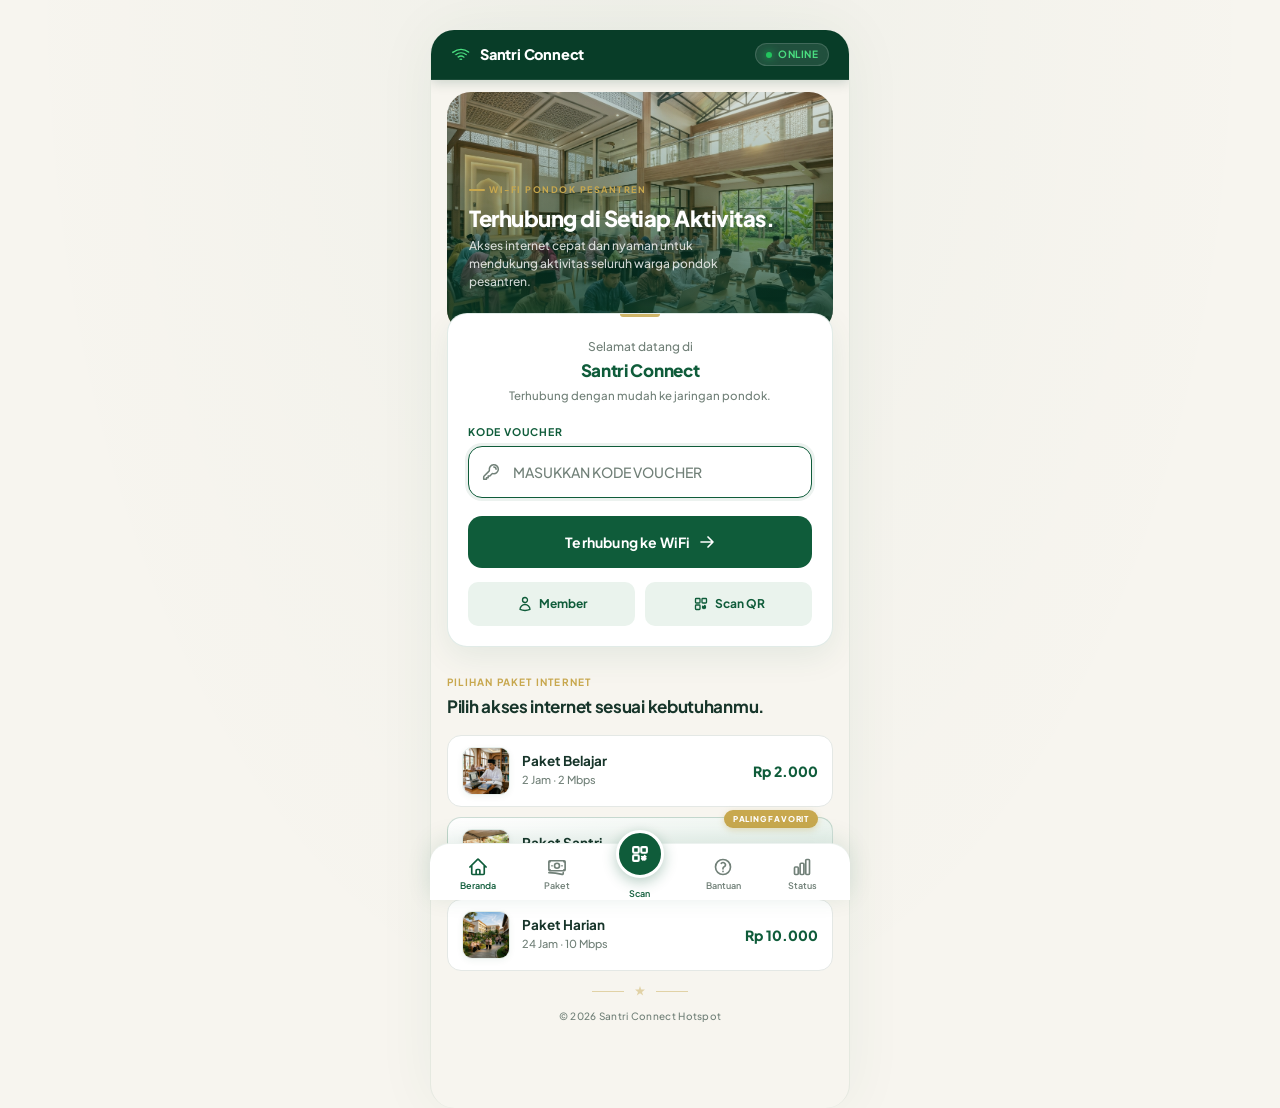
<file: index.html>
<!DOCTYPE html>
<html lang="id">
<head>
    <meta charset="UTF-8">
    <meta name="viewport" content="width=device-width, initial-scale=1.0, viewport-fit=cover">
    <title>Santri Connect — WiFi Pondok Pesantren</title>
    <meta name="description" content="Portal WiFi modern untuk lingkungan pondok pesantren. Terhubung dengan mudah ke jaringan Santri Connect.">
    <style>
/* ═══════════════════════════════════════════════════════════════
   SANTRI CONNECT — Modern Pondok Pesantren WiFi Portal
   Contemporary Islamic Minimalism Design System
   ═══════════════════════════════════════════════════════════════ */

@import url('https://fonts.googleapis.com/css2?family=Plus+Jakarta+Sans:wght@400;500;600;700;800&display=swap');

/* ─── Design Tokens ─── */
:root {
    --forest-green: #0F5C3A;
    --dark-forest: #083D28;
    --warm-ivory: #F7F5EF;
    --soft-sage: #EAF3ED;
    --muted-gold: #C8A84E;
    --dark-text: #17352A;
    --muted-text: #718078;
    --white: #FFFFFF;
    --border-subtle: rgba(15, 92, 58, 0.08);
    --border-soft: #E4E8E5;
    --shadow-sm: 0 1px 3px rgba(15, 92, 58, 0.06);
    --shadow-md: 0 4px 16px rgba(15, 92, 58, 0.08);
    --shadow-lg: 0 8px 32px rgba(15, 92, 58, 0.10);
    --shadow-nav: 0 -4px 24px rgba(15, 92, 58, 0.12);
    --radius-sm: 10px;
    --radius-md: 14px;
    --radius-lg: 20px;
    --radius-xl: 24px;
    --transition: 200ms cubic-bezier(0.4, 0, 0.2, 1);
}

/* ─── Reset & Base ─── */
*, *::before, *::after {
    margin: 0;
    padding: 0;
    box-sizing: border-box;
}

html {
    -webkit-text-size-adjust: 100%;
    scroll-behavior: smooth;
}

body {
    font-family: 'Plus Jakarta Sans', system-ui, -apple-system, sans-serif;
    color: var(--dark-text);
    background-color: var(--warm-ivory);
    min-height: 100vh;
    display: flex;
    justify-content: center;
    align-items: flex-start;
    -webkit-font-smoothing: antialiased;
    -moz-osx-font-smoothing: grayscale;
    -webkit-user-select: none;
    user-select: none;
    line-height: 1.5;
}

/* ─── App Shell ─── */
.app-container {
    width: 100%;
    max-width: 420px;
    min-height: 100vh;
    background-color: var(--warm-ivory);
    position: relative;
    display: flex;
    flex-direction: column;
    padding-bottom: 72px;
}

@media (min-width: 480px) {
    .app-container {
        box-shadow: 0 0 60px rgba(15, 92, 58, 0.06);
        border-left: 1px solid var(--border-subtle);
        border-right: 1px solid var(--border-subtle);
    }
}

/* ─── Header ─── */
.app-header {
    display: flex;
    justify-content: space-between;
    align-items: center;
    padding: 13px 20px;
    background-color: var(--dark-forest);
    border-bottom: 1px solid rgba(255, 255, 255, 0.08);
    position: sticky;
    top: 0;
    z-index: 50;
    box-shadow: 0 2px 12px rgba(8, 61, 40, 0.2);
}

.header-brand {
    display: flex;
    align-items: center;
    gap: 9px;
}

.header-brand svg {
    width: 20px;
    height: 20px;
    color: #4ADE80;
    animation: wifi-pulse 2.5s infinite ease-in-out;
}

@keyframes wifi-pulse {
    0%, 100% { opacity: 0.7; }
    50% { opacity: 1; }
}

.header-brand span {
    font-size: 14.5px;
    font-weight: 800;
    color: var(--white);
    letter-spacing: -0.2px;
}

.header-status {
    display: inline-flex;
    align-items: center;
    gap: 6px;
    font-size: 10px;
    font-weight: 700;
    color: #4ADE80;
    background-color: rgba(255, 255, 255, 0.1);
    border: 1px solid rgba(255, 255, 255, 0.15);
    padding: 3px 10px;
    border-radius: 999px;
    letter-spacing: 0.5px;
    text-transform: uppercase;
    backdrop-filter: blur(4px);
    -webkit-backdrop-filter: blur(4px);
}

.header-status::before {
    content: '';
    width: 6px;
    height: 6px;
    border-radius: 50%;
    background-color: #22C55E;
    box-shadow: 0 0 8px #22C55E;
    animation: status-blink 2s infinite;
}

@keyframes status-blink {
    0%, 100% { opacity: 1; }
    50% { opacity: 0.4; }
}

/* ─── Hero Section ─── */
.hero-section {
    position: relative;
    margin: 12px 16px 0;
    border-radius: var(--radius-xl);
    overflow: hidden;
    aspect-ratio: 16 / 10;
    min-height: 200px;
}

.hero-carousel {
    display: flex;
    width: 100%;
    height: 100%;
    transition: transform 0.6s cubic-bezier(0.25, 1, 0.5, 1);
}

.hero-image {
    flex: 0 0 100%;
    width: 100%;
    height: 100%;
    object-fit: cover;
    object-position: center 40%;
    display: block;
}

.hero-overlay {
    position: absolute;
    inset: 0;
    background: linear-gradient(
        to bottom,
        rgba(8, 61, 40, 0.15) 0%,
        rgba(8, 61, 40, 0.45) 50%,
        rgba(8, 61, 40, 0.82) 100%
    );
    display: flex;
    flex-direction: column;
    justify-content: flex-end;
    padding: 24px 22px;
}

.hero-label {
    display: inline-flex;
    align-items: center;
    gap: 4px;
    font-size: 9px;
    font-weight: 700;
    color: var(--muted-gold);
    letter-spacing: 1.5px;
    text-transform: uppercase;
    margin-bottom: 8px;
}

.hero-label::before {
    content: '';
    width: 16px;
    height: 1.5px;
    background-color: var(--muted-gold);
    border-radius: 1px;
}

.hero-title {
    font-size: 22px;
    font-weight: 800;
    color: var(--white);
    line-height: 1.2;
    letter-spacing: -0.5px;
    margin-bottom: 6px;
}

.hero-subtitle {
    font-size: 12px;
    font-weight: 500;
    color: rgba(255, 255, 255, 0.8);
    line-height: 1.5;
    max-width: 280px;
}

.carousel-indicators {
    display: flex;
    gap: 6px;
    margin-top: 14px;
}

.carousel-indicators .dot {
    width: 16px;
    height: 4px;
    border-radius: 2px;
    background-color: rgba(255, 255, 255, 0.4);
    transition: var(--transition);
}

.carousel-indicators .dot.active {
    width: 24px;
    background-color: var(--white);
}

/* ─── Access Panel (Login) ─── */
.access-panel {
    margin: -20px 16px 0;
    position: relative;
    z-index: 10;
    background-color: var(--white);
    border-radius: var(--radius-lg);
    padding: 24px 20px 20px;
    box-shadow: 0 10px 32px rgba(15, 92, 58, 0.08);
    border: 1px solid rgba(15, 92, 58, 0.12);
}

.access-panel::before {
    content: '';
    position: absolute;
    top: 0;
    left: 50%;
    transform: translateX(-50%);
    width: 40px;
    height: 3px;
    background: var(--muted-gold);
    border-radius: 0 0 3px 3px;
    opacity: 0.85;
}

.access-header {
    text-align: center;
    margin-bottom: 20px;
}

.access-greeting {
    font-size: 12px;
    font-weight: 500;
    color: var(--muted-text);
    margin-bottom: 2px;
}

.access-title {
    font-size: 17px;
    font-weight: 800;
    color: var(--dark-text);
    letter-spacing: -0.3px;
}

.access-title em {
    font-style: normal;
    color: var(--forest-green);
}

.access-desc {
    font-size: 11.5px;
    font-weight: 500;
    color: var(--muted-text);
    margin-top: 4px;
    line-height: 1.4;
}

/* ─── Error Box ─── */
.error-box {
    background-color: #FEF2F2;
    border: 1px solid #FECACA;
    border-radius: var(--radius-sm);
    padding: 10px 14px;
    margin-bottom: 16px;
    color: #991B1B;
    font-size: 11.5px;
    font-weight: 600;
    display: flex;
    align-items: center;
    gap: 8px;
    line-height: 1.4;
}

/* ─── Form Elements ─── */
.form-group {
    margin-bottom: 14px;
}

.form-label {
    display: block;
    font-size: 10.5px;
    font-weight: 700;
    color: var(--forest-green);
    text-transform: uppercase;
    letter-spacing: 0.8px;
    margin-bottom: 6px;
}

.input-wrapper {
    position: relative;
    display: flex;
    align-items: center;
}

.input-icon {
    position: absolute;
    left: 14px;
    color: var(--muted-text);
    display: flex;
    align-items: center;
    pointer-events: none;
}

.input-icon svg {
    width: 18px;
    height: 18px;
}

.input-field {
    width: 100%;
    height: 52px;
    padding: 0 14px 0 44px;
    border: 1.5px solid var(--border-soft);
    border-radius: var(--radius-md);
    font-family: inherit;
    font-size: 14px;
    font-weight: 600;
    color: var(--dark-text);
    background-color: var(--warm-ivory);
    outline: none;
    transition: var(--transition);
}

.input-field::placeholder {
    color: var(--muted-text);
    font-weight: 500;
}

.input-field:focus {
    background-color: var(--white);
    border-color: var(--forest-green);
    box-shadow: 0 0 0 3px rgba(15, 92, 58, 0.08);
}

.uppercase-input {
    text-transform: uppercase;
}

.eye-toggle {
    position: absolute;
    right: 14px;
    background: none;
    border: none;
    color: var(--muted-text);
    cursor: pointer;
    display: flex;
    align-items: center;
    padding: 4px;
    outline: none;
    transition: color var(--transition);
}

.eye-toggle:hover {
    color: var(--forest-green);
}

/* ─── Primary Button ─── */
.btn-primary {
    width: 100%;
    height: 52px;
    padding: 0 20px;
    background-color: var(--forest-green);
    color: var(--white);
    border: none;
    border-radius: var(--radius-md);
    font-family: inherit;
    font-size: 14px;
    font-weight: 700;
    cursor: pointer;
    display: inline-flex;
    align-items: center;
    justify-content: center;
    gap: 8px;
    transition: var(--transition);
    letter-spacing: 0.2px;
    margin-top: 4px;
}

.btn-primary:hover {
    background-color: var(--dark-forest);
    transform: translateY(-1px);
    box-shadow: 0 4px 14px rgba(15, 92, 58, 0.25);
}

.btn-primary:active {
    transform: translateY(0);
    box-shadow: none;
}

.btn-primary:focus-visible {
    outline: 2px solid var(--forest-green);
    outline-offset: 2px;
}

.btn-primary svg {
    width: 16px;
    height: 16px;
    stroke-width: 2.5;
}

/* ─── Secondary Actions (Member / Scan QR) ─── */
.secondary-actions {
    display: flex;
    gap: 10px;
    margin-top: 14px;
}

.action-link {
    flex: 1;
    display: flex;
    align-items: center;
    justify-content: center;
    gap: 6px;
    padding: 12px;
    background-color: var(--soft-sage);
    border-radius: var(--radius-sm);
    font-size: 12px;
    font-weight: 700;
    color: var(--forest-green);
    text-decoration: none;
    cursor: pointer;
    transition: var(--transition);
    border: 1px solid transparent;
}

.action-link:hover {
    background-color: var(--warm-ivory);
    border-color: var(--border-soft);
}

.action-link svg {
    width: 16px;
    height: 16px;
}

/* ─── Package Section ─── */
.package-section {
    padding: 28px 16px 0;
}

.section-header {
    margin-bottom: 16px;
}

.section-label {
    font-size: 10px;
    font-weight: 700;
    color: var(--muted-gold);
    text-transform: uppercase;
    letter-spacing: 1.2px;
    margin-bottom: 4px;
}

.section-title {
    font-size: 17px;
    font-weight: 700;
    color: var(--dark-text);
    letter-spacing: -0.3px;
}

.section-subtitle {
    font-size: 12px;
    font-weight: 500;
    color: var(--muted-text);
    margin-top: 2px;
}

/* ─── Package Cards ─── */
.package-list {
    display: flex;
    flex-direction: column;
    gap: 10px;
}

.package-card {
    display: flex;
    align-items: center;
    gap: 12px;
    background-color: var(--white);
    border: 1px solid var(--border-soft);
    border-radius: var(--radius-md);
    padding: 11px 14px;
    transition: var(--transition);
    position: relative;
    cursor: default;
}

.package-card:hover {
    border-color: rgba(15, 92, 58, 0.25);
    box-shadow: var(--shadow-sm);
    transform: translateY(-1px);
}

.package-card.featured {
    border-color: rgba(15, 92, 58, 0.2);
    background: linear-gradient(135deg, var(--white) 0%, var(--soft-sage) 100%);
}

.package-thumb {
    width: 48px;
    height: 48px;
    border-radius: 10px;
    object-fit: cover;
    flex-shrink: 0;
    border: 1px solid rgba(15, 92, 58, 0.1);
    box-shadow: 0 2px 6px rgba(15, 92, 58, 0.06);
}

.package-info {
    display: flex;
    flex-direction: column;
    gap: 2px;
    flex: 1;
    min-width: 0;
}

.package-name {
    font-size: 13.5px;
    font-weight: 700;
    color: var(--dark-text);
    line-height: 1.25;
}

.package-meta {
    font-size: 11px;
    font-weight: 500;
    color: var(--muted-text);
}

.package-price {
    font-size: 14px;
    font-weight: 800;
    color: var(--forest-green);
    white-space: nowrap;
    margin-left: auto;
}

.package-badge {
    position: absolute;
    top: -8px;
    right: 14px;
    background-color: var(--muted-gold);
    color: var(--white);
    font-size: 8px;
    font-weight: 800;
    letter-spacing: 0.8px;
    text-transform: uppercase;
    padding: 3px 9px;
    border-radius: 999px;
    box-shadow: 0 2px 6px rgba(200, 168, 78, 0.35);
}

/* ─── Decorative Islamic Accent ─── */
.islamic-accent {
    display: flex;
    justify-content: center;
    padding: 14px 0 4px;
}

.accent-pattern {
    display: flex;
    align-items: center;
    gap: 10px;
    color: var(--muted-gold);
    opacity: 0.45;
}

.accent-pattern::before,
.accent-pattern::after {
    content: '';
    width: 32px;
    height: 1px;
    background-color: var(--muted-gold);
}

.accent-pattern svg {
    width: 12px;
    height: 12px;
}

/* ─── Footer ─── */
.brand-footer {
    text-align: center;
    padding: 8px 16px 12px;
    font-size: 10px;
    color: var(--muted-text);
    font-weight: 500;
    letter-spacing: 0.3px;
}

/* ─── Bottom Navigation ─── */
.bottom-nav {
    position: fixed;
    bottom: 0;
    left: 50%;
    transform: translateX(-50%);
    width: 100%;
    max-width: 420px;
    background-color: var(--white);
    border-top: 1px solid var(--border-subtle);
    display: flex;
    justify-content: space-around;
    align-items: flex-end;
    z-index: 100;
    padding: 0 8px;
    padding-bottom: env(safe-area-inset-bottom, 8px);
    box-shadow: var(--shadow-nav);
    border-radius: 20px 20px 0 0;
}

.nav-item {
    display: flex;
    flex-direction: column;
    align-items: center;
    gap: 2px;
    padding: 10px 6px 8px;
    color: var(--muted-text);
    text-decoration: none;
    font-size: 9px;
    font-weight: 600;
    cursor: pointer;
    transition: color var(--transition);
    min-width: 48px;
    min-height: 44px;
    justify-content: center;
    -webkit-tap-highlight-color: transparent;
}

.nav-item.active {
    color: var(--forest-green);
}

.nav-item:hover {
    color: var(--forest-green);
}

.nav-item svg {
    width: 20px;
    height: 20px;
}

/* ─── Central Scan Button ─── */
.nav-scan-wrapper {
    display: flex;
    justify-content: center;
    align-items: flex-end;
    position: relative;
    min-width: 56px;
    padding-bottom: 8px;
}

.nav-scan-btn {
    width: 48px;
    height: 48px;
    border-radius: 50%;
    background-color: var(--forest-green);
    color: var(--white);
    display: flex;
    align-items: center;
    justify-content: center;
    cursor: pointer;
    transition: var(--transition);
    box-shadow: 0 4px 14px rgba(15, 92, 58, 0.3);
    position: relative;
    top: -14px;
    border: 3px solid var(--white);
    -webkit-tap-highlight-color: transparent;
}

.nav-scan-btn:hover {
    transform: scale(1.06);
    background-color: var(--dark-forest);
}

.nav-scan-btn:active {
    transform: scale(0.96);
}

.nav-scan-btn svg {
    width: 20px;
    height: 20px;
}

.nav-scan-label {
    position: absolute;
    bottom: 0;
    font-size: 9px;
    font-weight: 600;
    color: var(--forest-green);
}

/* ─── Receipt Table (Status Page) ─── */
.receipt-table {
    border: 1px solid var(--border-soft);
    border-radius: var(--radius-md);
    background-color: var(--white);
    padding: 16px;
    display: flex;
    flex-direction: column;
    gap: 12px;
    margin-bottom: 16px;
}

.receipt-row {
    display: flex;
    justify-content: space-between;
    align-items: center;
    font-size: 12.5px;
    border-bottom: 1px dashed var(--border-subtle);
    padding-bottom: 10px;
}

.receipt-row:last-child {
    border-bottom: none;
    padding-bottom: 0;
}

.receipt-label {
    font-weight: 600;
    color: var(--muted-text);
    font-size: 12px;
}

.receipt-value {
    font-weight: 700;
    color: var(--dark-text);
    font-size: 12.5px;
}

.receipt-value.highlight {
    color: var(--forest-green);
}

/* ─── Loading Dots (Redirect) ─── */
.loading-dots {
    display: flex;
    justify-content: center;
    align-items: center;
    gap: 6px;
    margin: 28px 0;
}

.dot {
    width: 10px;
    height: 10px;
    background-color: var(--forest-green);
    border-radius: 50%;
    animation: bounce 1.4s infinite ease-in-out both;
}

.dot:nth-child(1) { animation-delay: -0.32s; }
.dot:nth-child(2) { animation-delay: -0.16s; }

@keyframes bounce {
    0%, 80%, 100% { transform: scale(0); }
    40% { transform: scale(1); }
}

/* ─── QR Scanner Modal ─── */
.scanner-modal {
    position: fixed;
    inset: 0;
    background-color: rgba(8, 61, 40, 0.6);
    z-index: 1000;
    display: flex;
    justify-content: center;
    align-items: center;
    padding: 20px;
    backdrop-filter: blur(6px);
    -webkit-backdrop-filter: blur(6px);
}

.scanner-modal-content {
    background-color: var(--white);
    width: 100%;
    max-width: 320px;
    border-radius: var(--radius-lg);
    padding: 24px 20px;
    display: flex;
    flex-direction: column;
    box-shadow: 0 20px 50px rgba(0, 0, 0, 0.25);
    animation: modal-enter 0.3s cubic-bezier(0.16, 1, 0.3, 1) forwards;
}

@keyframes modal-enter {
    from {
        opacity: 0;
        transform: scale(0.95) translateY(10px);
    }
    to {
        opacity: 1;
        transform: scale(1) translateY(0);
    }
}

.scanner-modal-header {
    display: flex;
    justify-content: space-between;
    align-items: center;
    margin-bottom: 16px;
}

.scanner-modal-header h3 {
    font-size: 15px;
    font-weight: 800;
    color: var(--forest-green);
}

.close-scanner-btn {
    background: transparent;
    border: none;
    font-size: 22px;
    color: var(--muted-text);
    cursor: pointer;
    line-height: 1;
    padding: 4px;
    transition: color var(--transition);
}

.close-scanner-btn:hover {
    color: var(--dark-text);
}

.guide-footer-btn {
    display: flex;
    justify-content: center;
    width: 100%;
}

.scanner-guide-body {
    display: flex;
    flex-direction: column;
    gap: 14px;
    margin: 4px 0 16px;
}

.guide-step {
    display: flex;
    align-items: flex-start;
    gap: 12px;
}

.guide-step-number {
    width: 26px;
    height: 26px;
    border-radius: 50%;
    background-color: var(--forest-green);
    color: var(--white);
    font-size: 11px;
    font-weight: 800;
    display: flex;
    align-items: center;
    justify-content: center;
    flex-shrink: 0;
}

.guide-step-text strong {
    display: block;
    font-size: 12.5px;
    font-weight: 700;
    color: var(--dark-text);
    margin-bottom: 2px;
}

.guide-step-text p {
    font-size: 11px;
    color: var(--muted-text);
    line-height: 1.45;
    font-weight: 500;
}

/* ─── Status Page Specific ─── */
.status-header-card {
    margin: 12px 16px 0;
    background-color: var(--white);
    border-radius: var(--radius-lg);
    padding: 24px 20px;
    text-align: center;
    border: 1px solid var(--border-subtle);
    box-shadow: var(--shadow-md);
}

.status-icon {
    width: 48px;
    height: 48px;
    border-radius: 50%;
    background-color: var(--soft-sage);
    display: inline-flex;
    align-items: center;
    justify-content: center;
    margin-bottom: 12px;
}

.status-icon svg {
    width: 24px;
    height: 24px;
    color: var(--forest-green);
}

.status-content {
    padding: 20px 16px 0;
}

/* ─── Error/Redirect Page Center Layout ─── */
.center-layout {
    flex: 1;
    display: flex;
    flex-direction: column;
    justify-content: center;
    align-items: center;
    padding: 24px 16px;
}

.center-card {
    width: 100%;
    background-color: var(--white);
    border-radius: var(--radius-lg);
    padding: 32px 24px;
    text-align: center;
    border: 1px solid var(--border-subtle);
    box-shadow: var(--shadow-md);
}

/* ─── Utility ─── */
.portal-welcome {
    text-align: center;
    margin-bottom: 20px;
}

.portal-title {
    font-size: 18px;
    font-weight: 800;
    color: var(--dark-text);
    letter-spacing: -0.3px;
}

.portal-title span {
    color: var(--forest-green);
}

.portal-subtitle {
    font-size: 12px;
    color: var(--muted-text);
    font-weight: 500;
    margin-top: 4px;
}

.main-card {
    flex: 1;
    display: flex;
    flex-direction: column;
    padding: 16px 16px 8px;
}

/* ─── Responsive: Small Screens ─── */
@media (max-width: 360px) {
    .hero-title {
        font-size: 19px;
    }
    .hero-subtitle {
        font-size: 11px;
    }
    .access-panel {
        padding: 20px 16px 16px;
        margin: -16px 12px 0;
    }
    .input-field {
        height: 48px;
        font-size: 13px;
    }
    .btn-primary {
        height: 48px;
        font-size: 13px;
    }
    .package-card {
        padding: 12px 14px;
    }
    .package-name {
        font-size: 12px;
    }
    .package-price {
        font-size: 13px;
    }
    .nav-item {
        font-size: 8px;
        min-width: 42px;
    }
    .nav-item svg {
        width: 18px;
        height: 18px;
    }
    .nav-scan-btn {
        width: 44px;
        height: 44px;
    }
}

@media (max-width: 320px) {
    .hero-section {
        margin: 8px 12px 0;
    }
    .hero-title {
        font-size: 17px;
    }
    .access-panel {
        margin: -14px 10px 0;
        padding: 18px 14px 14px;
    }
    .access-title {
        font-size: 15px;
    }
    .secondary-actions {
        gap: 6px;
    }
    .action-link {
        font-size: 11px;
        padding: 10px;
    }
    .package-section {
        padding: 20px 12px 0;
    }
    .bottom-nav {
        padding: 0 4px;
        padding-bottom: env(safe-area-inset-bottom, 6px);
    }
}

/* ─── Responsive: Tablet+ ─── */
@media (min-width: 768px) {
    body {
        padding-top: 20px;
    }
    .app-container {
        min-height: calc(100vh - 40px);
        border-radius: var(--radius-xl);
        overflow: hidden;
    }
    .bottom-nav {
        border-radius: 20px 20px 0 0;
    }
}

/* ─── Large Desktop Ambient ─── */
@media (min-width: 1024px) {
    body {
        padding-top: 30px;
        background: var(--warm-ivory);
        background-image: radial-gradient(
            ellipse at top,
            rgba(15, 92, 58, 0.03) 0%,
            transparent 70%
        );
    }
}

</style>
</head>
<body>

<div class="app-container">
    <!-- Header -->
    <header class="app-header">
        <div class="header-brand">
            <svg xmlns="http://www.w3.org/2000/svg" viewBox="0 0 24 24" fill="currentColor">
                <path fill-rule="evenodd" d="M1.371 8.143a.75.75 0 0 1 1.022-.24 15.618 15.618 0 0 1 19.214 0 .75.75 0 1 1-.782 1.28 14.118 14.118 0 0 0-17.65 0 .75.75 0 0 1-1.804-1.04ZM4.143 11.23a.75.75 0 0 1 1.002-.276 11.118 11.118 0 0 1 13.71 0 .75.75 0 1 1-.84 1.246 9.618 9.618 0 0 0-11.87 0 .75.75 0 0 1-1.002-.97ZM6.963 14.28a.75.75 0 0 1 .978-.328 6.618 6.618 0 0 1 8.118 0 .75.75 0 1 1-.896 1.206 5.118 5.118 0 0 0-6.222 0 .75.75 0 0 1-.978-.878ZM9.75 17.25a.75.75 0 0 1 1.097-.66 2.13 2.13 0 0 1 2.306 0 .75.75 0 1 1-.818 1.258.63.63 0 0 0-.67 0 .75.75 0 0 1-.915-.598Z" clip-rule="evenodd" />
            </svg>
            <span>Santri Connect</span>
        </div>
        <span class="header-status">Online</span>
    </header>

    <!-- Hero Section (Carousel) -->
    <section class="hero-section">
        <div class="hero-carousel">
            <img src="pesantren-hero.png" alt="" class="hero-image">
            <img src="pesantren-hero-2.png" alt="" class="hero-image">
            <img src="pesantren-hero-3.png" alt="" class="hero-image">
        </div>
        <div class="hero-overlay">
            <span class="hero-label">Wi-Fi Pondok Pesantren</span>
            <h1 class="hero-title">Terhubung di Setiap Aktivitas.</h1>
            <p class="hero-subtitle">Akses internet cepat dan nyaman untuk mendukung aktivitas seluruh warga pondok pesantren.</p>
            
            <div class="carousel-indicators">
                <span class="dot active"></span>
                <span class="dot"></span>
                <span class="dot"></span>
            </div>
        </div>
    </section>

    <!-- Access / Login Panel -->
    <section class="access-panel">
        <div class="access-header">
            <p class="access-greeting">Selamat datang di</p>
            <h2 class="access-title"><em>Santri Connect</em></h2>
            <p class="access-desc">Terhubung dengan mudah ke jaringan pondok.</p>
        </div>

        <!-- Login Form -->
        <form id="login-form" action="$(link-login-only)" method="post">
            <input type="hidden" name="dst" value="$(link-orig)" />
            <input type="hidden" name="popup" value="true" />
            
            <div id="error-box" class="error-box" style="display: none;"></div>

            <!-- Username / Voucher field -->
            <div class="form-group">
                <label id="input-label-username" class="form-label">Kode Voucher</label>
                <div class="input-wrapper">
                    <span class="input-icon">
                        <svg xmlns="http://www.w3.org/2000/svg" fill="none" viewBox="0 0 24 24" stroke-width="2" stroke="currentColor">
                            <path stroke-linecap="round" stroke-linejoin="round" d="M15.75 5.25a3 3 0 013 3m3 0a6 6 0 01-7.029 5.912c-.563-.097-1.159.026-1.563.43L10.5 17.25H8.25v2.25H6v2.25H2.25v-2.818c0-.597.237-1.17.659-1.591l6.499-6.499c.404-.404.527-1 .43-1.563A6 6 0 1121.75 8.25Z" />
                        </svg>
                    </span>
                    <input type="text" id="username" name="username" placeholder="Masukkan kode voucher" required class="input-field uppercase-input" autocomplete="off" autofocus>
                </div>
            </div>

            <!-- Password field -->
            <div id="password-container" class="form-group" style="display: none;">
                <label class="form-label">Password Member</label>
                <div class="input-wrapper">
                    <span class="input-icon">
                        <svg xmlns="http://www.w3.org/2000/svg" fill="none" viewBox="0 0 24 24" stroke-width="2" stroke="currentColor">
                            <path stroke-linecap="round" stroke-linejoin="round" d="M16.5 10.5V6.75a4.5 4.5 0 10-9 0v3.75m-.75 11.25h10.5a2.25 2.25 0 002.25-2.25v-6.75a2.25 2.25 0 00-2.25-2.25H6.75a2.25 2.25 0 00-2.25 2.25v6.75a2.25 2.25 0 002.25 2.25Z" />
                        </svg>
                    </span>
                    <input type="password" id="password" name="password" placeholder="Password akun member" class="input-field" autocomplete="off">
                    <button type="button" id="toggle-password" class="eye-toggle">
                        <svg xmlns="http://www.w3.org/2000/svg" fill="none" viewBox="0 0 24 24" stroke-width="2.2" stroke="currentColor" style="width:16px;height:16px;">
                            <path stroke-linecap="round" stroke-linejoin="round" d="M2.036 12.322a1.012 1.012 0 010-.639C3.423 7.51 7.36 4.5 12 4.5c4.638 0 8.573 3.007 9.963 7.178.07.207.07.431 0 .639C20.577 16.49 16.64 19.5 12 19.5c-4.638 0-8.573-3.007-9.963-7.178z" />
                            <circle cx="12" cy="12" r="3" />
                        </svg>
                    </button>
                </div>
            </div>

            <!-- Login Action Button -->
            <button type="submit" class="btn-primary">
                Terhubung ke WiFi
                <svg xmlns="http://www.w3.org/2000/svg" fill="none" viewBox="0 0 24 24" stroke-width="2.5" stroke="currentColor">
                    <path stroke-linecap="round" stroke-linejoin="round" d="M13.5 4.5 21 12m0 0-7.5 7.5M21 12H3" />
                </svg>
            </button>
        </form>

        <!-- Secondary Actions -->
        <div class="secondary-actions">
            <a href="#" id="toggle-member-login" class="action-link">
                <svg xmlns="http://www.w3.org/2000/svg" fill="none" viewBox="0 0 24 24" stroke-width="2" stroke="currentColor">
                    <path stroke-linecap="round" stroke-linejoin="round" d="M15.75 6a3.75 3.75 0 1 1-7.5 0 3.75 3.75 0 0 1 7.5 0ZM4.501 20.118a7.5 7.5 0 0 1 14.998 0A17.933 17.933 0 0 1 12 21.75c-2.676 0-5.216-.584-7.499-1.632Z" />
                </svg>
                Member
            </a>
            <a href="#" id="shortcut-scan-btn" class="action-link">
                <svg xmlns="http://www.w3.org/2000/svg" fill="none" viewBox="0 0 24 24" stroke-width="2" stroke="currentColor">
                    <path stroke-linecap="round" stroke-linejoin="round" d="M3.75 4.875c0-.621.504-1.125 1.125-1.125h4.5c.621 0 1.125.504 1.125 1.125v4.5c0 .621-.504 1.125-1.125 1.125h-4.5A1.125 1.125 0 013.75 9.375v-4.5ZM3.75 14.625c0-.621.504-1.125 1.125-1.125h4.5c.621 0 1.125.504 1.125 1.125v4.5c0 .621-.504 1.125-1.125 1.125h-4.5a1.125 1.125 0 01-1.125-1.125v-4.5ZM13.5 4.875c0-.621.504-1.125 1.125-1.125h4.5c.621 0 1.125.504 1.125 1.125v4.5c0 .621-.504 1.125-1.125 1.125h-4.5A1.125 1.125 0 0113.5 9.375v-4.5Z" />
                    <path stroke-linecap="round" stroke-linejoin="round" d="M17.625 16.5h.008v.008h-.008V16.5ZM16.5 17.625h.008v.008H16.5v-.008ZM15.375 16.5h.008v.008h-.008V16.5ZM16.5 15.375h.008v.008H16.5v-.008ZM17.625 18.75h.008v.008h-.008v-.008ZM18.75 17.625h.008v.008h-.008v-.008ZM18.75 15.375h.008v.008h-.008v-.008ZM17.625 14.25h.008v.008h-.008v-.008ZM15.375 18.75h.008v.008h-.008v-.008ZM14.25 17.625h.008v.008h-.008v-.008ZM14.25 15.375h.008v.008h-.008v-.008ZM16.5 16.5h.008v.008H16.5V16.5Z" />
                </svg>
                Scan QR
            </a>
        </div>
    </section>

    <!-- Package Section -->
    <section class="package-section">
        <div class="section-header">
            <p class="section-label">Pilihan Paket Internet</p>
            <h3 class="section-title">Pilih akses internet sesuai kebutuhanmu.</h3>
        </div>

        <div class="package-list">
            <!-- Paket 1 -->
            <div class="package-card">
                <img src="pkg-belajar.png" alt="Paket Belajar" class="package-thumb">
                <div class="package-info">
                    <span class="package-name">Paket Belajar</span>
                    <span class="package-meta">2 Jam · 2 Mbps</span>
                </div>
                <span class="package-price">Rp 2.000</span>
            </div>
            <!-- Paket 2 (Featured) -->
            <div class="package-card featured">
                <span class="package-badge">PALING FAVORIT</span>
                <img src="pkg-santri.png" alt="Paket Santri" class="package-thumb">
                <div class="package-info">
                    <span class="package-name">Paket Santri</span>
                    <span class="package-meta">6 Jam · 5 Mbps</span>
                </div>
                <span class="package-price">Rp 5.000</span>
            </div>
            <!-- Paket 3 -->
            <div class="package-card">
                <img src="pkg-harian.png" alt="Paket Harian" class="package-thumb">
                <div class="package-info">
                    <span class="package-name">Paket Harian</span>
                    <span class="package-meta">24 Jam · 10 Mbps</span>
                </div>
                <span class="package-price">Rp 10.000</span>
            </div>
        </div>
    </section>

    <!-- Subtle Islamic Accent -->
    <div class="islamic-accent">
        <div class="accent-pattern">
            <svg xmlns="http://www.w3.org/2000/svg" viewBox="0 0 24 24" fill="currentColor">
                <path d="M12 2l2.4 7.2H22l-6 4.8 2.4 7.2L12 16.4 5.6 21.2 8 14 2 9.2h7.6z"/>
            </svg>
        </div>
    </div>

    <!-- Footer -->
    <footer class="brand-footer">
        &copy; 2026 Santri Connect Hotspot
    </footer>

    <!-- Bottom Navigation Bar -->
    <nav class="bottom-nav">
        <a class="nav-item active" href="login.html">
            <svg xmlns="http://www.w3.org/2000/svg" fill="none" viewBox="0 0 24 24" stroke-width="2" stroke="currentColor">
                <path stroke-linecap="round" stroke-linejoin="round" d="m2.25 12 8.954-8.955c.44-.439 1.152-.439 1.591 0L21.75 12M4.5 9.75v10.125c0 .621.504 1.125 1.125 1.125H9.75v-4.875c0-.621.504-1.125 1.125-1.125h2.25c.621 0 1.125.504 1.125 1.125V21h4.125c.621 0 1.125-.504 1.125-1.125V9.75M8.25 21h8.25" />
            </svg>
            Beranda
        </a>
        <a class="nav-item" onclick="document.querySelector('.package-section').scrollIntoView({behavior:'smooth'})">
            <svg xmlns="http://www.w3.org/2000/svg" fill="none" viewBox="0 0 24 24" stroke-width="2" stroke="currentColor">
                <path stroke-linecap="round" stroke-linejoin="round" d="M2.25 18.75a60.07 60.07 0 0 1 15.797 2.101c.727.198 1.453-.342 1.453-1.096V18.75M3.75 4.5v.75A.75.75 0 0 1 3 6h-.75m0 0v-.375c0-.621.504-1.125 1.125-1.125H20.25M2.25 6v9m18-10.5v.75c0 .414.336.75.75.75h.75m-1.5-1.5h.375c.621 0 1.125.504 1.125 1.125v9.75c0 .621-.504 1.125-1.125 1.125h-.375m1.5-1.5H21a.75.75 0 0 0-.75.75v.75m0 0H3.75m0 0h-.375a1.125 1.125 0 0 1-1.125-1.125V15m1.5 1.5v-.75A.75.75 0 0 0 3 15h-.75M15 10.5a3 3 0 1 1-6 0 3 3 0 0 1 6 0Zm3 0h.008v.008H18V10.5Zm-12 0h.008v.008H6V10.5Z" />
            </svg>
            Paket
        </a>
        <div class="nav-scan-wrapper">
            <div id="nav-scan-btn" class="nav-scan-btn">
                <svg xmlns="http://www.w3.org/2000/svg" fill="none" viewBox="0 0 24 24" stroke-width="2.5" stroke="currentColor">
                    <path stroke-linecap="round" stroke-linejoin="round" d="M3.75 4.875c0-.621.504-1.125 1.125-1.125h4.5c.621 0 1.125.504 1.125 1.125v4.5c0 .621-.504 1.125-1.125 1.125h-4.5A1.125 1.125 0 013.75 9.375v-4.5ZM3.75 14.625c0-.621.504-1.125 1.125-1.125h4.5c.621 0 1.125.504 1.125 1.125v4.5c0 .621-.504 1.125-1.125 1.125h-4.5a1.125 1.125 0 01-1.125-1.125v-4.5ZM13.5 4.875c0-.621.504-1.125 1.125-1.125h4.5c.621 0 1.125.504 1.125 1.125v4.5c0 .621-.504 1.125-1.125 1.125h-4.5A1.125 1.125 0 0113.5 9.375v-4.5Z" />
                    <path stroke-linecap="round" stroke-linejoin="round" d="M17.625 16.5h.008v.008h-.008V16.5ZM16.5 17.625h.008v.008H16.5v-.008ZM15.375 16.5h.008v.008h-.008V16.5ZM16.5 15.375h.008v.008H16.5v-.008ZM17.625 18.75h.008v.008h-.008v-.008ZM18.75 17.625h.008v.008h-.008v-.008ZM18.75 15.375h.008v.008h-.008v-.008ZM17.625 14.25h.008v.008h-.008v-.008ZM15.375 18.75h.008v.008h-.008v-.008ZM14.25 17.625h.008v.008h-.008v-.008ZM14.25 15.375h.008v.008h-.008v-.008ZM16.5 16.5h.008v.008H16.5V16.5Z" />
                </svg>
            </div>
            <span class="nav-scan-label">Scan</span>
        </div>
        <a class="nav-item" onclick="alert('Panduan Login:\n1. Masukkan kode voucher yang tertera di kartu voucher\n2. Klik Terhubung ke WiFi\n3. Atau pilih Member untuk login dengan akun terdaftar\n4. Hubungi pengurus pondok jika ada kendala')">
            <svg xmlns="http://www.w3.org/2000/svg" fill="none" viewBox="0 0 24 24" stroke-width="2" stroke="currentColor">
                <path stroke-linecap="round" stroke-linejoin="round" d="M9.879 7.519c1.171-1.025 3.071-1.025 4.242 0 1.172 1.025 1.172 2.687 0 3.712-.203.179-.43.326-.67.442-.745.361-1.45.999-1.45 1.827v.75M21 12a9 9 0 1 1-18 0 9 9 0 0 1 18 0Zm-9 5.25h.008v.008H12v-.008Z" />
            </svg>
            Bantuan
        </a>
        <a class="nav-item" href="status.html">
            <svg xmlns="http://www.w3.org/2000/svg" fill="none" viewBox="0 0 24 24" stroke-width="2" stroke="currentColor">
                <path stroke-linecap="round" stroke-linejoin="round" d="M3 13.125C3 12.504 3.504 12 4.125 12h2.25c.621 0 1.125.504 1.125 1.125v6.75C7.5 20.496 6.996 21 6.375 21h-2.25A1.125 1.125 0 0 1 3 19.875v-6.75ZM9.75 8.625c0-.621.504-1.125 1.125-1.125h2.25c.621 0 1.125.504 1.125 1.125v11.25c0 .621-.504 1.125-1.125 1.125h-2.25a1.125 1.125 0 0 1-1.125-1.125V8.625ZM16.5 4.125c0-.621.504-1.125 1.125-1.125h2.25C20.496 3 21 3.504 21 4.125v15.75c0 .621-.504 1.125-1.125 1.125h-2.25a1.125 1.125 0 0 1-1.125-1.125V4.125Z" />
            </svg>
            Status
        </a>
    </nav>
</div>

    <!-- QR Scanner Modal Overlay -->
    <div id="scanner-modal" class="scanner-modal" style="display: none;">
        <div class="scanner-modal-content">
            <div class="scanner-modal-header">
                <h3>Cara Login via QR</h3>
                <button type="button" id="close-scanner" class="close-scanner-btn">&times;</button>
            </div>
            
            <div class="scanner-guide-body">
                <div class="guide-step">
                    <div class="guide-step-number">1</div>
                    <div class="guide-step-text">
                        <strong>Buka Kamera HP</strong>
                        <p>Buka aplikasi Kamera bawaan HP atau gunakan Google Lens / pemindai QR.</p>
                    </div>
                </div>

                <div class="guide-step">
                    <div class="guide-step-number">2</div>
                    <div class="guide-step-text">
                        <strong>Arahkan ke Kartu Voucher</strong>
                        <p>Arahkan kamera ke kode QR di kartu voucher WiFi Santri Connect Anda.</p>
                    </div>
                </div>

                <div class="guide-step">
                    <div class="guide-step-number">3</div>
                    <div class="guide-step-text">
                        <strong>Ketuk Notifikasi Link</strong>
                        <p>Ketuk link yang muncul di layar. Anda akan langsung terhubung ke internet otomatis!</p>
                    </div>
                </div>
            </div>

            <div class="guide-footer-btn">
                <button type="button" id="close-guide-btn" class="btn-primary" style="height: 42px; font-size: 12px;">Saya Mengerti</button>
            </div>
        </div>
    </div>

    <script>
/**
 * Santri Connect — Pondok Pesantren WiFi Portal Logic
 * Supports: Voucher/Member toggle, QR Scanner Guide, Password Show/Hide,
 * Auto-login via QR URL, and local offline browser demo simulation.
 */

document.addEventListener('DOMContentLoaded', () => {
    // --- HERO CAROUSEL LOGIC ---
    const carousel = document.querySelector('.hero-carousel');
    const slides = document.querySelectorAll('.hero-image');
    const dots = document.querySelectorAll('.carousel-indicators .dot');
    let currentSlide = 0;
    
    if (carousel && slides.length > 1) {
        setInterval(() => {
            if (dots.length > 0) dots[currentSlide].classList.remove('active');
            
            currentSlide = (currentSlide + 1) % slides.length;
            
            carousel.style.transform = `translateX(-${currentSlide * 100}%)`;
            
            if (dots.length > 0) dots[currentSlide].classList.add('active');
        }, 4000);
    }

    // --- Elements ---
    const inputLabel = document.getElementById('input-label-username');
    const usernameInput = document.getElementById('username');
    const passwordContainer = document.getElementById('password-container');
    const passwordInput = document.getElementById('password');
    const loginForm = document.getElementById('login-form');
    const togglePasswordBtn = document.getElementById('toggle-password');
    const errorBox = document.getElementById('error-box');

    let currentTab = 'voucher'; // 'voucher' or 'member'

    // --- MODE TOGGLE LOGIC VIA MEMBER LINK ---
    const toggleMemberLogin = document.getElementById('toggle-member-login');
    if (toggleMemberLogin) {
        toggleMemberLogin.addEventListener('click', (e) => {
            e.preventDefault();
            if (currentTab === 'voucher') {
                switchToMember();
            } else {
                switchToVoucher();
            }
        });
    }

    function switchToMember() {
        currentTab = 'member';
        
        if (inputLabel) inputLabel.innerText = "Username Member";
        if (usernameInput) {
            usernameInput.placeholder = "Masukkan username member";
            usernameInput.setAttribute('autocapitalize', 'none');
            usernameInput.classList.remove('uppercase-input');
        }
        if (passwordContainer) passwordContainer.style.display = 'block';
        if (passwordInput) {
            passwordInput.required = true;
        }
        
        // Change link text & icon to Voucher
        if (toggleMemberLogin) {
            toggleMemberLogin.innerHTML = `
                <svg xmlns="http://www.w3.org/2000/svg" fill="none" viewBox="0 0 24 24" stroke-width="2" stroke="currentColor">
                    <path stroke-linecap="round" stroke-linejoin="round" d="M16.5 6v.75m0 3v.75m0 3v.75m0 3V18m-3-12v.75m0 3v.75m0 3v.75m0 3V18M3 6.75A2.25 2.25 0 0 1 5.25 4.5h13.5A2.25 2.25 0 0 1 21 6.75v10.5a2.25 2.25 0 0 1-2.25 2.25H5.25A2.25 2.25 0 0 1 3 17.25V6.75Z" />
                </svg>
                Voucher
            `;
        }
        clearError();
        if (usernameInput) usernameInput.focus();
    }

    function switchToVoucher() {
        currentTab = 'voucher';
        
        if (inputLabel) inputLabel.innerText = "Kode Voucher";
        if (usernameInput) {
            usernameInput.placeholder = "Masukkan kode voucher";
            usernameInput.setAttribute('autocapitalize', 'characters');
            usernameInput.classList.add('uppercase-input');
        }
        if (passwordContainer) passwordContainer.style.display = 'none';
        if (passwordInput) {
            passwordInput.required = false;
            passwordInput.value = '';
        }
        
        // Change link text & icon to Member
        if (toggleMemberLogin) {
            toggleMemberLogin.innerHTML = `
                <svg xmlns="http://www.w3.org/2000/svg" fill="none" viewBox="0 0 24 24" stroke-width="2" stroke="currentColor">
                    <path stroke-linecap="round" stroke-linejoin="round" d="M15.75 6a3.75 3.75 0 1 1-7.5 0 3.75 3.75 0 0 1 7.5 0ZM4.501 20.118a7.5 7.5 0 0 1 14.998 0A17.933 17.933 0 0 1 12 21.75c-2.676 0-5.216-.584-7.499-1.632Z" />
                </svg>
                Member
            `;
        }
        clearError();
        if (usernameInput) usernameInput.focus();
    }

    // --- PASSWORD EYE TOGGLE LOGIC ---
    if (togglePasswordBtn && passwordInput) {
        togglePasswordBtn.addEventListener('click', () => {
            const isPassword = passwordInput.type === 'password';
            passwordInput.type = isPassword ? 'text' : 'password';
            
            if (isPassword) {
                togglePasswordBtn.innerHTML = `
                    <svg xmlns="http://www.w3.org/2000/svg" fill="none" viewBox="0 0 24 24" stroke-width="2.2" stroke="currentColor" style="width:16px;height:16px;">
                        <path stroke-linecap="round" stroke-linejoin="round" d="M3.98 8.223A10.477 10.477 0 001.934 12C3.226 16.338 7.244 19.5 12 19.5c.993 0 1.953-.138 2.863-.395M6.228 6.228A10.45 10.45 0 0112 4.5c4.756 0 8.773 3.162 10.065 7.498a10.523 10.523 0 01-4.293 5.774M6.228 6.228L3 3m3.228 3.228l3.65 3.65m7.894 7.894L21 21m-3.228-3.228-3.65-3.65m0 0a3 3 0 10-4.243-4.243m4.242 4.242L9.88 9.88" />
                    </svg>
                `;
            } else {
                togglePasswordBtn.innerHTML = `
                    <svg xmlns="http://www.w3.org/2000/svg" fill="none" viewBox="0 0 24 24" stroke-width="2.2" stroke="currentColor" style="width:16px;height:16px;">
                        <path stroke-linecap="round" stroke-linejoin="round" d="M2.036 12.322a1.012 1.012 0 010-.639C3.423 7.51 7.36 4.5 12 4.5c4.638 0 8.573 3.007 9.963 7.178.07.207.07.431 0 .639C20.577 16.49 16.64 19.5 12 19.5c-4.638 0-8.573-3.007-9.963-7.178z" />
                        <circle cx="12" cy="12" r="3" />
                    </svg>
                `;
            }
        });
    }

    // --- AUTO-LOGIN VIA URL QUERY PARAMETERS (QR SCAN REDIRECT) ---
    const urlParams = new URLSearchParams(window.location.search);
    const queryUser = urlParams.get('username') || urlParams.get('user');
    const queryPass = urlParams.get('password') || urlParams.get('pass');

    if (queryUser) {
        if (usernameInput) usernameInput.value = '';
        if (passwordInput) passwordInput.value = '';

        const autoLoginOverlay = document.createElement('div');
        autoLoginOverlay.className = 'scanner-modal';
        autoLoginOverlay.style.zIndex = '2000';
        autoLoginOverlay.innerHTML = `
            <div class="scanner-modal-content" style="text-align: center; max-width: 280px; padding: 28px 24px;">
                <h3 style="color: var(--forest-green); margin-bottom: 12px; font-size: 14px; font-weight: 800;">Mendeteksi QR Voucher</h3>
                <div class="loading-dots" style="margin: 16px 0 12px;">
                    <div class="dot"></div>
                    <div class="dot"></div>
                    <div class="dot"></div>
                </div>
                <p style="font-size: 11px; color: var(--muted-text); font-weight: 600;">Menghubungkan otomatis ke internet...</p>
            </div>
        `;
        document.body.appendChild(autoLoginOverlay);

        setTimeout(() => {
            if (queryPass) {
                switchToMember();
                if (usernameInput) usernameInput.value = queryUser;
                if (passwordInput) passwordInput.value = queryPass;
            } else {
                switchToVoucher();
                if (usernameInput) usernameInput.value = queryUser;
            }

            setTimeout(() => {
                if (autoLoginOverlay) autoLoginOverlay.remove();
                
                if (loginForm) {
                    if (isDemoEnv()) {
                        simulateLogin(queryPass ? 'Member' : 'Voucher', queryUser);
                    } else {
                        loginForm.submit();
                    }
                }
            }, 1000);
        }, 1200);
    }

    // --- FORM VALIDATION & OFFLINE SIMULATION ---
    if (loginForm) {
        loginForm.addEventListener('submit', (e) => {
            const uVal = usernameInput ? usernameInput.value.trim() : '';
            const pVal = passwordInput ? passwordInput.value.trim() : '';

            if (currentTab === 'voucher') {
                if (!uVal) {
                    e.preventDefault();
                    showError('Silakan masukkan kode voucher Anda!');
                    return;
                }
                // MikroTik Voucher: password = username
                if (passwordInput) passwordInput.value = uVal.toUpperCase();
                
                if (isDemoEnv()) {
                    e.preventDefault();
                    simulateLogin('Voucher', uVal.toUpperCase());
                }
            } else {
                if (!uVal || !pVal) {
                    e.preventDefault();
                    showError('Lengkapi username dan password member Anda!');
                    return;
                }
                
                if (isDemoEnv()) {
                    e.preventDefault();
                    simulateLogin('Member', uVal);
                }
            }
        });
    }

    // Helper Functions
    function showError(msg) {
        if (errorBox) {
            errorBox.innerHTML = `<span>⚠️</span> <div>${msg}</div>`;
            errorBox.style.display = 'flex';
        } else {
            alert(msg);
        }
    }

    function clearError() {
        if (errorBox) {
            errorBox.style.display = 'none';
        }
    }

    function isDemoEnv() {
        return window.location.hostname === 'localhost' || 
               window.location.hostname === '127.0.0.1' || 
               window.location.protocol === 'file:';
    }

    function simulateLogin(type, name) {
        localStorage.setItem('santriconnect_active', 'true');
        localStorage.setItem('santriconnect_username', name);
        localStorage.setItem('santriconnect_type', type);
        localStorage.setItem('santriconnect_ip', '192.168.100.23');
        localStorage.setItem('santriconnect_mac', '00:1A:2B:3C:4D:5E');
        localStorage.setItem('santriconnect_login_time', new Date().toLocaleTimeString());
        
        window.location.href = 'redirect.html';
    }

    // --- QR GUIDE & REDIRECT CONTROLLER ---
    const EXTERNAL_QR_SCANNER_URL = "https://templatehotspot.com/scan";

    const scannerModal = document.getElementById('scanner-modal');
    const shortcutScanBtn = document.getElementById('shortcut-scan-btn');
    const navScanBtn = document.getElementById('nav-scan-btn');
    const closeScanner = document.getElementById('close-scanner');
    const closeGuideBtn = document.getElementById('close-guide-btn');

    function handleScanAction(e) {
        if (e) e.preventDefault();
        
        if (EXTERNAL_QR_SCANNER_URL && EXTERNAL_QR_SCANNER_URL.trim() !== "") {
            const currentBase = window.location.href.split('?')[0];
            const baseRedirectParam = `redirect=${encodeURIComponent(currentBase)}`;
            
            const isAndroid = /Android/i.test(navigator.userAgent);
            if (isAndroid) {
                let cleanUrl = EXTERNAL_QR_SCANNER_URL;
                let scheme = 'https';
                if (cleanUrl.startsWith('https://')) {
                    cleanUrl = cleanUrl.slice(8);
                    scheme = 'https';
                } else if (cleanUrl.startsWith('http://')) {
                    cleanUrl = cleanUrl.slice(7);
                    scheme = 'http';
                }
                
                const innerSeparator = cleanUrl.includes('?') ? '&' : '?';
                const fallbackTargetUrl = `${EXTERNAL_QR_SCANNER_URL}${innerSeparator}${baseRedirectParam}`;
                const intentUrl = `intent://${cleanUrl}${innerSeparator}${baseRedirectParam}#Intent;scheme=${scheme};package=com.android.chrome;S.browser_fallback_url=${encodeURIComponent(fallbackTargetUrl)};end`;
                
                window.location.href = intentUrl;
            } else {
                const separator = EXTERNAL_QR_SCANNER_URL.includes('?') ? '&' : '?';
                const redirectUrl = `${EXTERNAL_QR_SCANNER_URL}${separator}${baseRedirectParam}`;
                window.location.href = redirectUrl;
            }
        } else {
            openScannerModal();
        }
    }

    function openScannerModal() {
        if (scannerModal) {
            scannerModal.style.display = 'flex';
        }
    }

    function closeScannerModal() {
        if (scannerModal) {
            scannerModal.style.display = 'none';
        }
    }

    if (shortcutScanBtn) shortcutScanBtn.addEventListener('click', handleScanAction);
    if (navScanBtn) navScanBtn.addEventListener('click', handleScanAction);
    if (closeScanner) closeScanner.addEventListener('click', closeScannerModal);
    if (closeGuideBtn) closeGuideBtn.addEventListener('click', closeScannerModal);

    if (scannerModal) {
        scannerModal.addEventListener('click', (e) => {
            if (e.target === scannerModal) {
                closeScannerModal();
            }
        });
    }

    // --- PACKAGE CARD CLICK HANDLER ---
    const packageCards = document.querySelectorAll('.package-card');
    packageCards.forEach(card => {
        card.style.cursor = 'pointer';
        card.addEventListener('click', () => {
            const accessPanel = document.querySelector('.access-panel');
            if (accessPanel) {
                accessPanel.scrollIntoView({ behavior: 'smooth' });
                if (usernameInput) {
                    setTimeout(() => usernameInput.focus(), 300);
                }
            }
        });
    });
});

// --- OFFLINE SIMULATOR FOR STATUS PAGE ---
function initStatusPage() {
    const active = localStorage.getItem('santriconnect_active');
    
    const isLocal = window.location.hostname === 'localhost' || 
                    window.location.hostname === '127.0.0.1' || 
                    window.location.protocol === 'file:';
                    
    if (active !== 'true' && isLocal) {
        window.location.href = 'login.html';
        return;
    }

    const username = localStorage.getItem('santriconnect_username') || 'Trial';
    const type = localStorage.getItem('santriconnect_type') || 'Voucher';
    const ip = localStorage.getItem('santriconnect_ip') || '192.168.100.23';
    const mac = localStorage.getItem('santriconnect_mac') || '00:1A:2B:3C:4D:5E';

    const userEl = document.getElementById('stat-username');
    const ipEl = document.getElementById('stat-ip');
    const macEl = document.getElementById('stat-mac');
    const uptimeEl = document.getElementById('stat-uptime');
    const typeEl = document.getElementById('stat-type');
    
    if (userEl) userEl.textContent = username;
    if (ipEl) ipEl.textContent = ip;
    if (macEl) macEl.textContent = mac;
    if (typeEl) typeEl.textContent = type;

    // Uptime Simulation
    let count = 0;
    setInterval(() => {
        count++;
        let hrs = Math.floor(count / 3600);
        let mins = Math.floor((count % 3600) / 60);
        let secs = count % 60;
        
        let hrsStr = hrs > 0 ? hrs + 'j ' : '';
        let minsStr = mins > 0 ? mins + 'm ' : '';
        let secsStr = secs + 's';
        
        if (uptimeEl) uptimeEl.textContent = hrsStr + minsStr + secsStr;
    }, 1000);

    // Logout Link Simulation
    const logoutForm = document.getElementById('logout-form');
    if (logoutForm && isLocal) {
        logoutForm.addEventListener('submit', (e) => {
            e.preventDefault();
            localStorage.clear();
            window.location.href = 'logout.html';
        });
    }
}

</script>
</body>
</html>
</file>
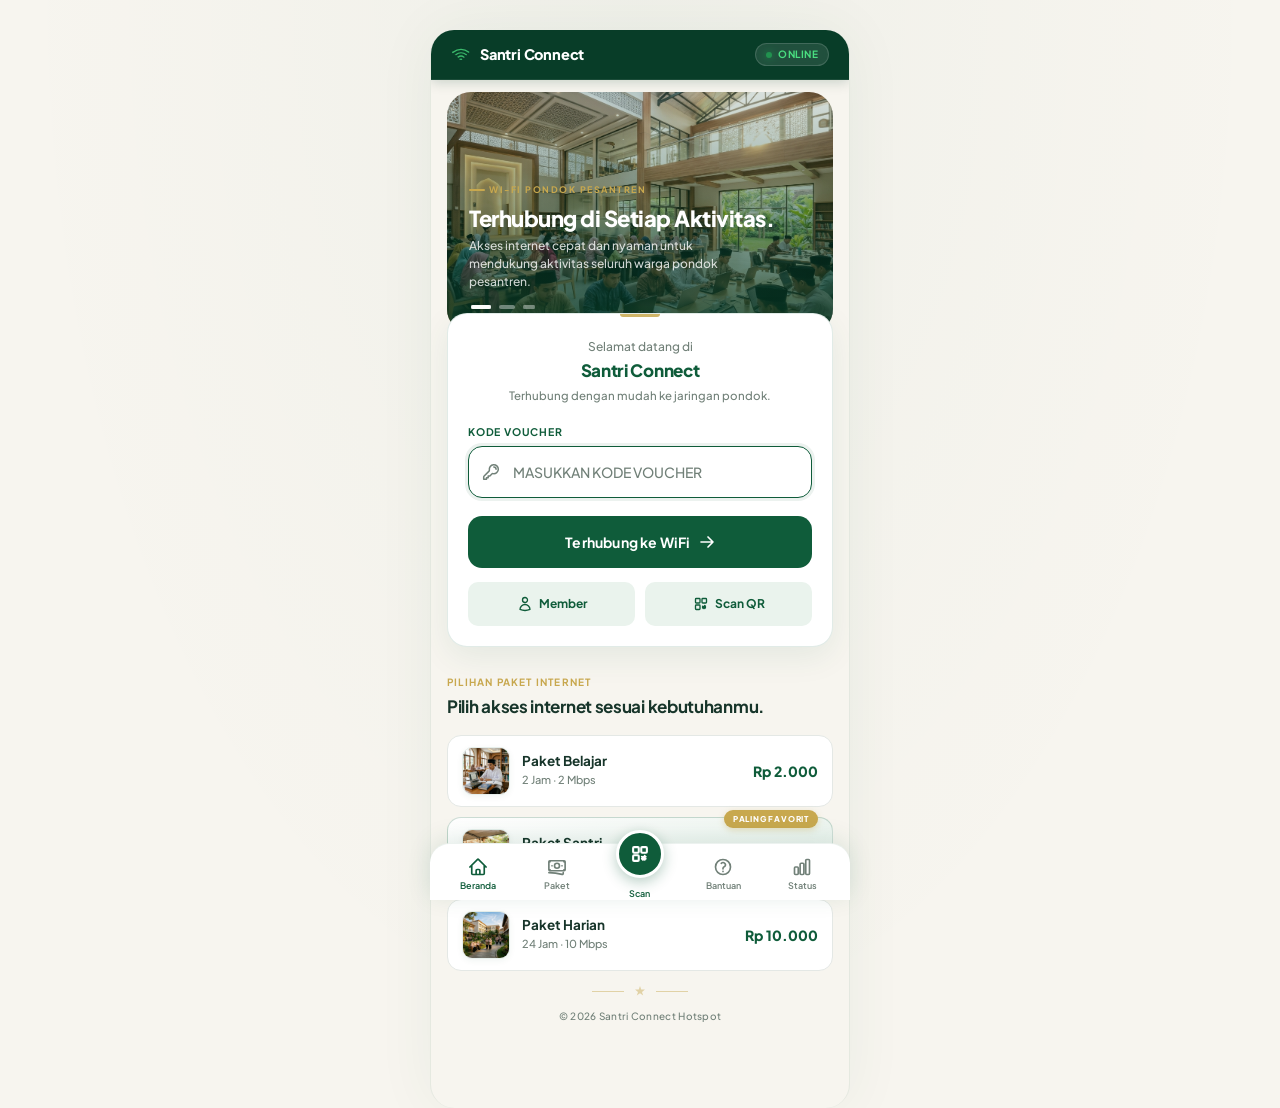
<file: alink.html>
<!DOCTYPE html>
<html>
<head>
    <title>WiFi Redirect</title>
    <meta http-equiv="refresh" content="0; url=login.html">
</head>
<body>
    <p>Redirecting to <a href="login.html">login page</a>...</p>
</body>
</html>
</file>
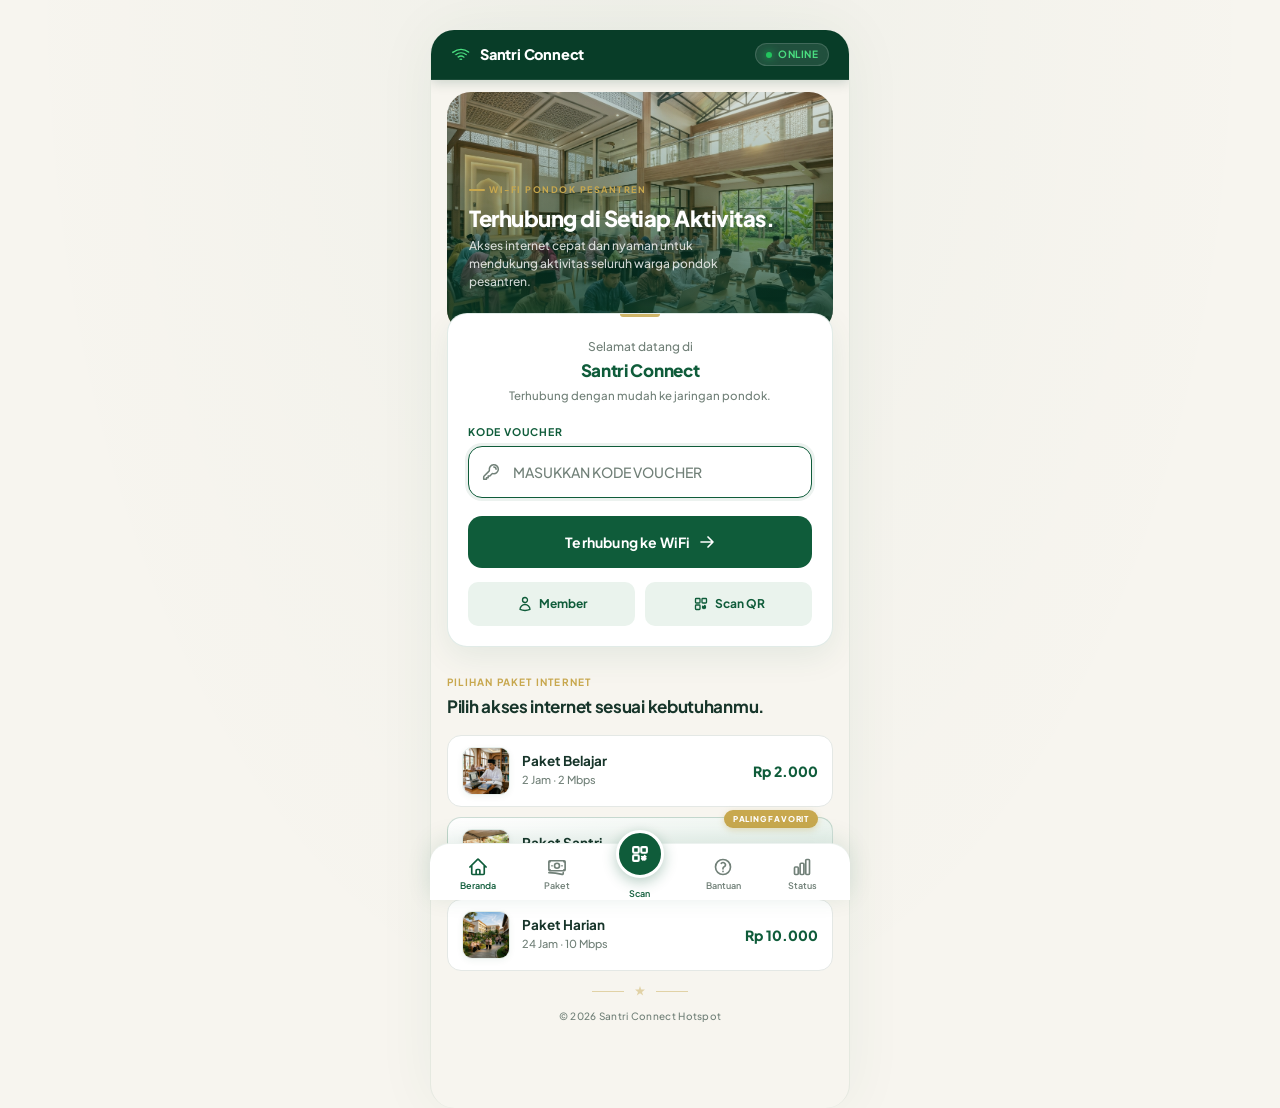
<file: login.src.html>
<!DOCTYPE html>
<html lang="id">
<head>
    <meta charset="UTF-8">
    <meta name="viewport" content="width=device-width, initial-scale=1.0, viewport-fit=cover">
    <title>Santri Connect — WiFi Pondok Pesantren</title>
    <meta name="description" content="Portal WiFi modern untuk lingkungan pondok pesantren. Terhubung dengan mudah ke jaringan Santri Connect.">
    <link rel="stylesheet" href="style.css">
</head>
<body>

<div class="app-container">
    <!-- Header -->
    <header class="app-header">
        <div class="header-brand">
            <svg xmlns="http://www.w3.org/2000/svg" viewBox="0 0 24 24" fill="currentColor">
                <path fill-rule="evenodd" d="M1.371 8.143a.75.75 0 0 1 1.022-.24 15.618 15.618 0 0 1 19.214 0 .75.75 0 1 1-.782 1.28 14.118 14.118 0 0 0-17.65 0 .75.75 0 0 1-1.804-1.04ZM4.143 11.23a.75.75 0 0 1 1.002-.276 11.118 11.118 0 0 1 13.71 0 .75.75 0 1 1-.84 1.246 9.618 9.618 0 0 0-11.87 0 .75.75 0 0 1-1.002-.97ZM6.963 14.28a.75.75 0 0 1 .978-.328 6.618 6.618 0 0 1 8.118 0 .75.75 0 1 1-.896 1.206 5.118 5.118 0 0 0-6.222 0 .75.75 0 0 1-.978-.878ZM9.75 17.25a.75.75 0 0 1 1.097-.66 2.13 2.13 0 0 1 2.306 0 .75.75 0 1 1-.818 1.258.63.63 0 0 0-.67 0 .75.75 0 0 1-.915-.598Z" clip-rule="evenodd" />
            </svg>
            <span>Santri Connect</span>
        </div>
        <span class="header-status">Online</span>
    </header>

    <!-- Hero Section (Carousel) -->
    <section class="hero-section">
        <div class="hero-carousel">
            <img src="pesantren-hero.png" alt="" class="hero-image">
            <img src="pesantren-hero-2.png" alt="" class="hero-image">
            <img src="pesantren-hero-3.png" alt="" class="hero-image">
        </div>
        <div class="hero-overlay">
            <span class="hero-label">Wi-Fi Pondok Pesantren</span>
            <h1 class="hero-title">Terhubung di Setiap Aktivitas.</h1>
            <p class="hero-subtitle">Akses internet cepat dan nyaman untuk mendukung aktivitas seluruh warga pondok pesantren.</p>
            
            <div class="carousel-indicators">
                <span class="dot active"></span>
                <span class="dot"></span>
                <span class="dot"></span>
            </div>
        </div>
    </section>

    <!-- Access / Login Panel -->
    <section class="access-panel">
        <div class="access-header">
            <p class="access-greeting">Selamat datang di</p>
            <h2 class="access-title"><em>Santri Connect</em></h2>
            <p class="access-desc">Terhubung dengan mudah ke jaringan pondok.</p>
        </div>

        <!-- Login Form -->
        <form id="login-form" action="$(link-login-only)" method="post">
            <input type="hidden" name="dst" value="$(link-orig)" />
            <input type="hidden" name="popup" value="true" />
            
            <div id="error-box" class="error-box" style="display: none;"></div>

            <!-- Username / Voucher field -->
            <div class="form-group">
                <label id="input-label-username" class="form-label">Kode Voucher</label>
                <div class="input-wrapper">
                    <span class="input-icon">
                        <svg xmlns="http://www.w3.org/2000/svg" fill="none" viewBox="0 0 24 24" stroke-width="2" stroke="currentColor">
                            <path stroke-linecap="round" stroke-linejoin="round" d="M15.75 5.25a3 3 0 013 3m3 0a6 6 0 01-7.029 5.912c-.563-.097-1.159.026-1.563.43L10.5 17.25H8.25v2.25H6v2.25H2.25v-2.818c0-.597.237-1.17.659-1.591l6.499-6.499c.404-.404.527-1 .43-1.563A6 6 0 1121.75 8.25Z" />
                        </svg>
                    </span>
                    <input type="text" id="username" name="username" placeholder="Masukkan kode voucher" required class="input-field uppercase-input" autocomplete="off" autofocus>
                </div>
            </div>

            <!-- Password field -->
            <div id="password-container" class="form-group" style="display: none;">
                <label class="form-label">Password Member</label>
                <div class="input-wrapper">
                    <span class="input-icon">
                        <svg xmlns="http://www.w3.org/2000/svg" fill="none" viewBox="0 0 24 24" stroke-width="2" stroke="currentColor">
                            <path stroke-linecap="round" stroke-linejoin="round" d="M16.5 10.5V6.75a4.5 4.5 0 10-9 0v3.75m-.75 11.25h10.5a2.25 2.25 0 002.25-2.25v-6.75a2.25 2.25 0 00-2.25-2.25H6.75a2.25 2.25 0 00-2.25 2.25v6.75a2.25 2.25 0 002.25 2.25Z" />
                        </svg>
                    </span>
                    <input type="password" id="password" name="password" placeholder="Password akun member" class="input-field" autocomplete="off">
                    <button type="button" id="toggle-password" class="eye-toggle">
                        <svg xmlns="http://www.w3.org/2000/svg" fill="none" viewBox="0 0 24 24" stroke-width="2.2" stroke="currentColor" style="width:16px;height:16px;">
                            <path stroke-linecap="round" stroke-linejoin="round" d="M2.036 12.322a1.012 1.012 0 010-.639C3.423 7.51 7.36 4.5 12 4.5c4.638 0 8.573 3.007 9.963 7.178.07.207.07.431 0 .639C20.577 16.49 16.64 19.5 12 19.5c-4.638 0-8.573-3.007-9.963-7.178z" />
                            <circle cx="12" cy="12" r="3" />
                        </svg>
                    </button>
                </div>
            </div>

            <!-- Login Action Button -->
            <button type="submit" class="btn-primary">
                Terhubung ke WiFi
                <svg xmlns="http://www.w3.org/2000/svg" fill="none" viewBox="0 0 24 24" stroke-width="2.5" stroke="currentColor">
                    <path stroke-linecap="round" stroke-linejoin="round" d="M13.5 4.5 21 12m0 0-7.5 7.5M21 12H3" />
                </svg>
            </button>
        </form>

        <!-- Secondary Actions -->
        <div class="secondary-actions">
            <a href="#" id="toggle-member-login" class="action-link">
                <svg xmlns="http://www.w3.org/2000/svg" fill="none" viewBox="0 0 24 24" stroke-width="2" stroke="currentColor">
                    <path stroke-linecap="round" stroke-linejoin="round" d="M15.75 6a3.75 3.75 0 1 1-7.5 0 3.75 3.75 0 0 1 7.5 0ZM4.501 20.118a7.5 7.5 0 0 1 14.998 0A17.933 17.933 0 0 1 12 21.75c-2.676 0-5.216-.584-7.499-1.632Z" />
                </svg>
                Member
            </a>
            <a href="#" id="shortcut-scan-btn" class="action-link">
                <svg xmlns="http://www.w3.org/2000/svg" fill="none" viewBox="0 0 24 24" stroke-width="2" stroke="currentColor">
                    <path stroke-linecap="round" stroke-linejoin="round" d="M3.75 4.875c0-.621.504-1.125 1.125-1.125h4.5c.621 0 1.125.504 1.125 1.125v4.5c0 .621-.504 1.125-1.125 1.125h-4.5A1.125 1.125 0 013.75 9.375v-4.5ZM3.75 14.625c0-.621.504-1.125 1.125-1.125h4.5c.621 0 1.125.504 1.125 1.125v4.5c0 .621-.504 1.125-1.125 1.125h-4.5a1.125 1.125 0 01-1.125-1.125v-4.5ZM13.5 4.875c0-.621.504-1.125 1.125-1.125h4.5c.621 0 1.125.504 1.125 1.125v4.5c0 .621-.504 1.125-1.125 1.125h-4.5A1.125 1.125 0 0113.5 9.375v-4.5Z" />
                    <path stroke-linecap="round" stroke-linejoin="round" d="M17.625 16.5h.008v.008h-.008V16.5ZM16.5 17.625h.008v.008H16.5v-.008ZM15.375 16.5h.008v.008h-.008V16.5ZM16.5 15.375h.008v.008H16.5v-.008ZM17.625 18.75h.008v.008h-.008v-.008ZM18.75 17.625h.008v.008h-.008v-.008ZM18.75 15.375h.008v.008h-.008v-.008ZM17.625 14.25h.008v.008h-.008v-.008ZM15.375 18.75h.008v.008h-.008v-.008ZM14.25 17.625h.008v.008h-.008v-.008ZM14.25 15.375h.008v.008h-.008v-.008ZM16.5 16.5h.008v.008H16.5V16.5Z" />
                </svg>
                Scan QR
            </a>
        </div>
    </section>

    <!-- Package Section -->
    <section class="package-section">
        <div class="section-header">
            <p class="section-label">Pilihan Paket Internet</p>
            <h3 class="section-title">Pilih akses internet sesuai kebutuhanmu.</h3>
        </div>

        <div class="package-list">
            <!-- Paket 1 -->
            <div class="package-card">
                <img src="pkg-belajar.png" alt="Paket Belajar" class="package-thumb">
                <div class="package-info">
                    <span class="package-name">Paket Belajar</span>
                    <span class="package-meta">2 Jam · 2 Mbps</span>
                </div>
                <span class="package-price">Rp 2.000</span>
            </div>
            <!-- Paket 2 (Featured) -->
            <div class="package-card featured">
                <span class="package-badge">PALING FAVORIT</span>
                <img src="pkg-santri.png" alt="Paket Santri" class="package-thumb">
                <div class="package-info">
                    <span class="package-name">Paket Santri</span>
                    <span class="package-meta">6 Jam · 5 Mbps</span>
                </div>
                <span class="package-price">Rp 5.000</span>
            </div>
            <!-- Paket 3 -->
            <div class="package-card">
                <img src="pkg-harian.png" alt="Paket Harian" class="package-thumb">
                <div class="package-info">
                    <span class="package-name">Paket Harian</span>
                    <span class="package-meta">24 Jam · 10 Mbps</span>
                </div>
                <span class="package-price">Rp 10.000</span>
            </div>
        </div>
    </section>

    <!-- Subtle Islamic Accent -->
    <div class="islamic-accent">
        <div class="accent-pattern">
            <svg xmlns="http://www.w3.org/2000/svg" viewBox="0 0 24 24" fill="currentColor">
                <path d="M12 2l2.4 7.2H22l-6 4.8 2.4 7.2L12 16.4 5.6 21.2 8 14 2 9.2h7.6z"/>
            </svg>
        </div>
    </div>

    <!-- Footer -->
    <footer class="brand-footer">
        &copy; 2026 Santri Connect Hotspot
    </footer>

    <!-- Bottom Navigation Bar -->
    <nav class="bottom-nav">
        <a class="nav-item active" href="login.html">
            <svg xmlns="http://www.w3.org/2000/svg" fill="none" viewBox="0 0 24 24" stroke-width="2" stroke="currentColor">
                <path stroke-linecap="round" stroke-linejoin="round" d="m2.25 12 8.954-8.955c.44-.439 1.152-.439 1.591 0L21.75 12M4.5 9.75v10.125c0 .621.504 1.125 1.125 1.125H9.75v-4.875c0-.621.504-1.125 1.125-1.125h2.25c.621 0 1.125.504 1.125 1.125V21h4.125c.621 0 1.125-.504 1.125-1.125V9.75M8.25 21h8.25" />
            </svg>
            Beranda
        </a>
        <a class="nav-item" onclick="document.querySelector('.package-section').scrollIntoView({behavior:'smooth'})">
            <svg xmlns="http://www.w3.org/2000/svg" fill="none" viewBox="0 0 24 24" stroke-width="2" stroke="currentColor">
                <path stroke-linecap="round" stroke-linejoin="round" d="M2.25 18.75a60.07 60.07 0 0 1 15.797 2.101c.727.198 1.453-.342 1.453-1.096V18.75M3.75 4.5v.75A.75.75 0 0 1 3 6h-.75m0 0v-.375c0-.621.504-1.125 1.125-1.125H20.25M2.25 6v9m18-10.5v.75c0 .414.336.75.75.75h.75m-1.5-1.5h.375c.621 0 1.125.504 1.125 1.125v9.75c0 .621-.504 1.125-1.125 1.125h-.375m1.5-1.5H21a.75.75 0 0 0-.75.75v.75m0 0H3.75m0 0h-.375a1.125 1.125 0 0 1-1.125-1.125V15m1.5 1.5v-.75A.75.75 0 0 0 3 15h-.75M15 10.5a3 3 0 1 1-6 0 3 3 0 0 1 6 0Zm3 0h.008v.008H18V10.5Zm-12 0h.008v.008H6V10.5Z" />
            </svg>
            Paket
        </a>
        <div class="nav-scan-wrapper">
            <div id="nav-scan-btn" class="nav-scan-btn">
                <svg xmlns="http://www.w3.org/2000/svg" fill="none" viewBox="0 0 24 24" stroke-width="2.5" stroke="currentColor">
                    <path stroke-linecap="round" stroke-linejoin="round" d="M3.75 4.875c0-.621.504-1.125 1.125-1.125h4.5c.621 0 1.125.504 1.125 1.125v4.5c0 .621-.504 1.125-1.125 1.125h-4.5A1.125 1.125 0 013.75 9.375v-4.5ZM3.75 14.625c0-.621.504-1.125 1.125-1.125h4.5c.621 0 1.125.504 1.125 1.125v4.5c0 .621-.504 1.125-1.125 1.125h-4.5a1.125 1.125 0 01-1.125-1.125v-4.5ZM13.5 4.875c0-.621.504-1.125 1.125-1.125h4.5c.621 0 1.125.504 1.125 1.125v4.5c0 .621-.504 1.125-1.125 1.125h-4.5A1.125 1.125 0 0113.5 9.375v-4.5Z" />
                    <path stroke-linecap="round" stroke-linejoin="round" d="M17.625 16.5h.008v.008h-.008V16.5ZM16.5 17.625h.008v.008H16.5v-.008ZM15.375 16.5h.008v.008h-.008V16.5ZM16.5 15.375h.008v.008H16.5v-.008ZM17.625 18.75h.008v.008h-.008v-.008ZM18.75 17.625h.008v.008h-.008v-.008ZM18.75 15.375h.008v.008h-.008v-.008ZM17.625 14.25h.008v.008h-.008v-.008ZM15.375 18.75h.008v.008h-.008v-.008ZM14.25 17.625h.008v.008h-.008v-.008ZM14.25 15.375h.008v.008h-.008v-.008ZM16.5 16.5h.008v.008H16.5V16.5Z" />
                </svg>
            </div>
            <span class="nav-scan-label">Scan</span>
        </div>
        <a class="nav-item" onclick="alert('Panduan Login:\n1. Masukkan kode voucher yang tertera di kartu voucher\n2. Klik Terhubung ke WiFi\n3. Atau pilih Member untuk login dengan akun terdaftar\n4. Hubungi pengurus pondok jika ada kendala')">
            <svg xmlns="http://www.w3.org/2000/svg" fill="none" viewBox="0 0 24 24" stroke-width="2" stroke="currentColor">
                <path stroke-linecap="round" stroke-linejoin="round" d="M9.879 7.519c1.171-1.025 3.071-1.025 4.242 0 1.172 1.025 1.172 2.687 0 3.712-.203.179-.43.326-.67.442-.745.361-1.45.999-1.45 1.827v.75M21 12a9 9 0 1 1-18 0 9 9 0 0 1 18 0Zm-9 5.25h.008v.008H12v-.008Z" />
            </svg>
            Bantuan
        </a>
        <a class="nav-item" href="status.html">
            <svg xmlns="http://www.w3.org/2000/svg" fill="none" viewBox="0 0 24 24" stroke-width="2" stroke="currentColor">
                <path stroke-linecap="round" stroke-linejoin="round" d="M3 13.125C3 12.504 3.504 12 4.125 12h2.25c.621 0 1.125.504 1.125 1.125v6.75C7.5 20.496 6.996 21 6.375 21h-2.25A1.125 1.125 0 0 1 3 19.875v-6.75ZM9.75 8.625c0-.621.504-1.125 1.125-1.125h2.25c.621 0 1.125.504 1.125 1.125v11.25c0 .621-.504 1.125-1.125 1.125h-2.25a1.125 1.125 0 0 1-1.125-1.125V8.625ZM16.5 4.125c0-.621.504-1.125 1.125-1.125h2.25C20.496 3 21 3.504 21 4.125v15.75c0 .621-.504 1.125-1.125 1.125h-2.25a1.125 1.125 0 0 1-1.125-1.125V4.125Z" />
            </svg>
            Status
        </a>
    </nav>
</div>

    <!-- QR Scanner Modal Overlay -->
    <div id="scanner-modal" class="scanner-modal" style="display: none;">
        <div class="scanner-modal-content">
            <div class="scanner-modal-header">
                <h3>Cara Login via QR</h3>
                <button type="button" id="close-scanner" class="close-scanner-btn">&times;</button>
            </div>
            
            <div class="scanner-guide-body">
                <div class="guide-step">
                    <div class="guide-step-number">1</div>
                    <div class="guide-step-text">
                        <strong>Buka Kamera HP</strong>
                        <p>Buka aplikasi Kamera bawaan HP atau gunakan Google Lens / pemindai QR.</p>
                    </div>
                </div>

                <div class="guide-step">
                    <div class="guide-step-number">2</div>
                    <div class="guide-step-text">
                        <strong>Arahkan ke Kartu Voucher</strong>
                        <p>Arahkan kamera ke kode QR di kartu voucher WiFi Santri Connect Anda.</p>
                    </div>
                </div>

                <div class="guide-step">
                    <div class="guide-step-number">3</div>
                    <div class="guide-step-text">
                        <strong>Ketuk Notifikasi Link</strong>
                        <p>Ketuk link yang muncul di layar. Anda akan langsung terhubung ke internet otomatis!</p>
                    </div>
                </div>
            </div>

            <div class="guide-footer-btn">
                <button type="button" id="close-guide-btn" class="btn-primary" style="height: 42px; font-size: 12px;">Saya Mengerti</button>
            </div>
        </div>
    </div>

    <script src="script.js"></script>
</body>
</html>
</file>
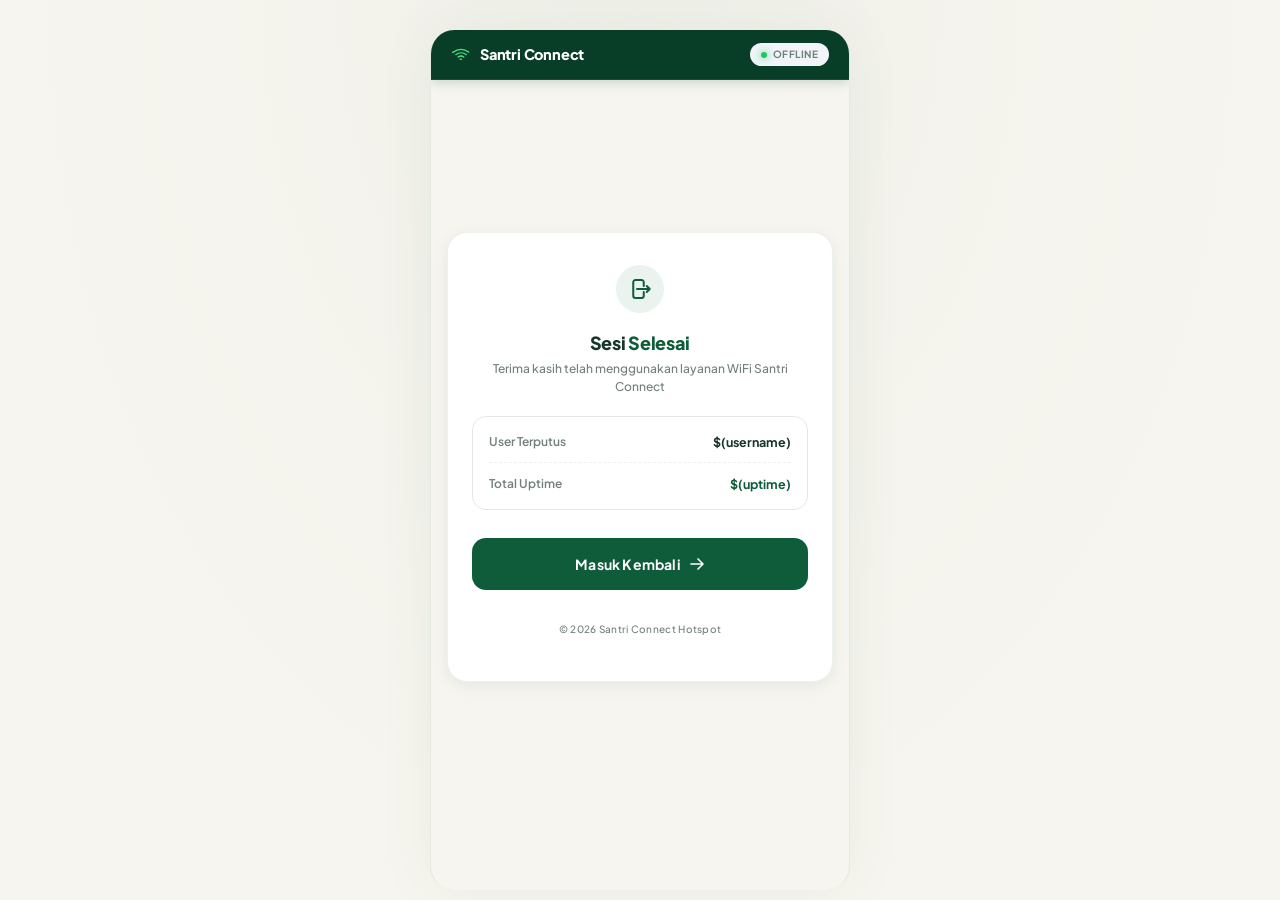
<file: logout.html>
<!DOCTYPE html>
<html lang="id">
<head>
    <meta charset="UTF-8">
    <meta name="viewport" content="width=device-width, initial-scale=1.0, viewport-fit=cover">
    <title>Sesi Selesai — Santri Connect</title>
    <link rel="stylesheet" href="style.css">
</head>
<body>

<div class="app-container">
    <!-- Header -->
    <header class="app-header">
        <div class="header-brand">
            <svg xmlns="http://www.w3.org/2000/svg" viewBox="0 0 24 24" fill="currentColor">
                <path fill-rule="evenodd" d="M1.371 8.143a.75.75 0 0 1 1.022-.24 15.618 15.618 0 0 1 19.214 0 .75.75 0 1 1-.782 1.28 14.118 14.118 0 0 0-17.65 0 .75.75 0 0 1-1.804-1.04ZM4.143 11.23a.75.75 0 0 1 1.002-.276 11.118 11.118 0 0 1 13.71 0 .75.75 0 1 1-.84 1.246 9.618 9.618 0 0 0-11.87 0 .75.75 0 0 1-1.002-.97ZM6.963 14.28a.75.75 0 0 1 .978-.328 6.618 6.618 0 0 1 8.118 0 .75.75 0 1 1-.896 1.206 5.118 5.118 0 0 0-6.222 0 .75.75 0 0 1-.978-.878ZM9.75 17.25a.75.75 0 0 1 1.097-.66 2.13 2.13 0 0 1 2.306 0 .75.75 0 1 1-.818 1.258.63.63 0 0 0-.67 0 .75.75 0 0 1-.915-.598Z" clip-rule="evenodd" />
            </svg>
            <span>Santri Connect</span>
        </div>
        <span class="header-status" style="color: var(--muted-text); background-color: #F1F5F9;">Offline</span>
    </header>

    <div class="center-layout" style="padding-top: 40px;">
        <div class="center-card">
            <!-- Disconnected Icon -->
            <div class="status-icon" style="background-color: var(--soft-sage); margin: 0 auto 16px;">
                <svg xmlns="http://www.w3.org/2000/svg" fill="none" viewBox="0 0 24 24" stroke-width="2" stroke="currentColor" style="width: 24px; height: 24px; color: var(--forest-green);">
                    <path stroke-linecap="round" stroke-linejoin="round" d="M15.75 9V5.25A2.25 2.25 0 0013.5 3h-6a2.25 2.25 0 00-2.25 2.25v13.5A2.25 2.25 0 007.5 21h6a2.25 2.25 0 002.25-2.25V15m3 0 3-3m0 0-3-3m3 3H9" />
                </svg>
            </div>

            <h2 class="portal-title" style="margin-bottom: 4px;">Sesi <span>Selesai</span></h2>
            <p class="portal-subtitle" style="margin-bottom: 20px;">Terima kasih telah menggunakan layanan WiFi Santri Connect</p>

            <!-- Session Summary -->
            <div class="receipt-table" style="margin-bottom: 24px;">
                <div class="receipt-row">
                    <span class="receipt-label">User Terputus</span>
                    <span class="receipt-value">$(username)</span>
                </div>
                <div class="receipt-row">
                    <span class="receipt-label">Total Uptime</span>
                    <span class="receipt-value highlight">$(uptime)</span>
                </div>
            </div>

            <!-- Return button -->
            <a href="$(link-login)" class="btn-primary" style="text-decoration: none;">
                Masuk Kembali
                <svg xmlns="http://www.w3.org/2000/svg" fill="none" viewBox="0 0 24 24" stroke-width="2.5" stroke="currentColor">
                    <path stroke-linecap="round" stroke-linejoin="round" d="M13.5 4.5 21 12m0 0-7.5 7.5M21 12H3" />
                </svg>
            </a>

            <footer class="brand-footer" style="margin-top: 24px;">
                &copy; 2026 Santri Connect Hotspot
            </footer>
        </div>
    </div>
</div>

</body>
</html>
</file>
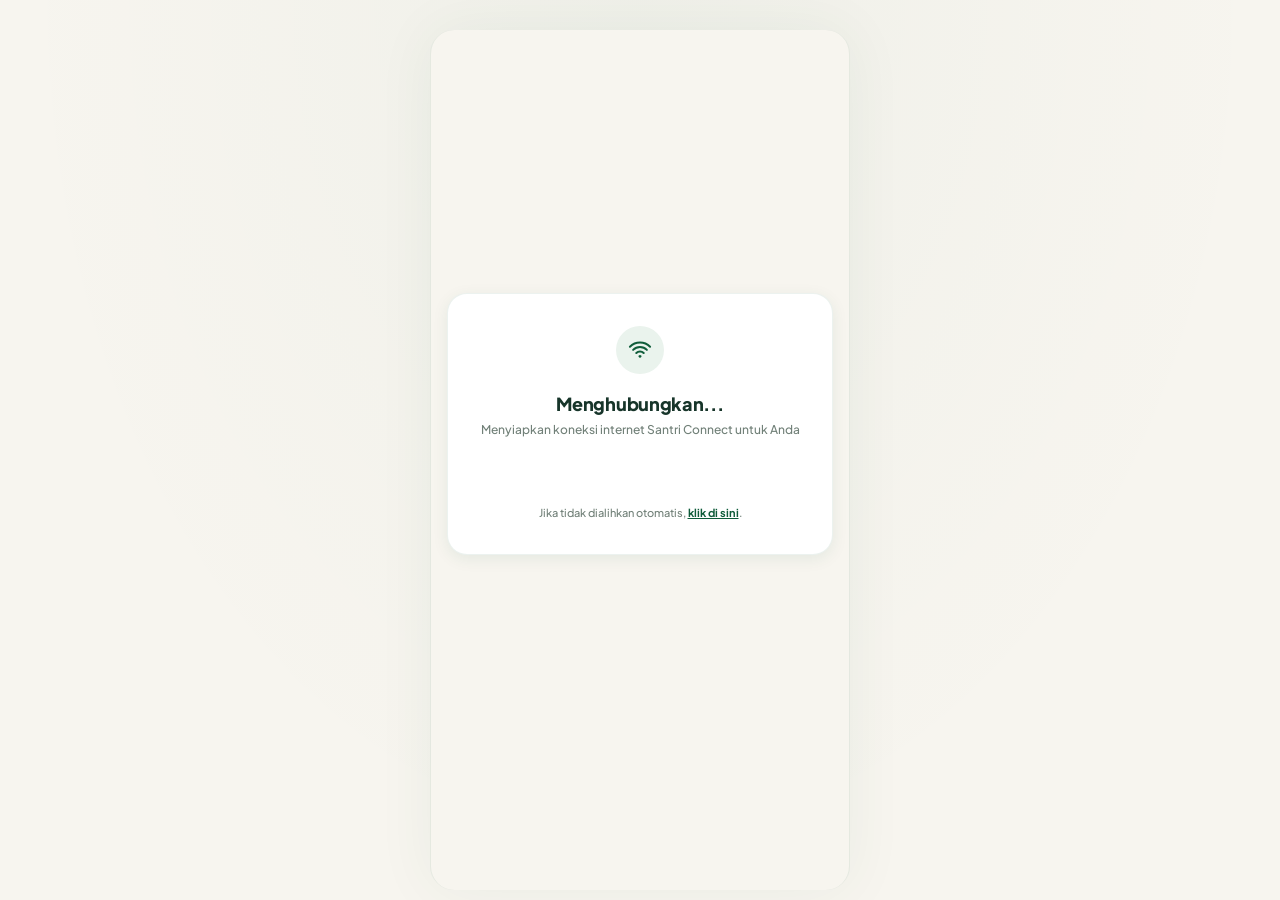
<file: redirect.html>
<!DOCTYPE html>
<html lang="id">
<head>
    <meta charset="UTF-8">
    <meta name="viewport" content="width=device-width, initial-scale=1.0, viewport-fit=cover">
    <title>Menghubungkan... — Santri Connect</title>
    <link rel="stylesheet" href="style.css">
    <meta http-equiv="refresh" content="2; url=$(link-redirect)">
    <script>
        function doRedirect() {
            setTimeout(function() {
                const isLocal = window.location.hostname === 'localhost' || 
                                window.location.hostname === '127.0.0.1' || 
                                window.location.protocol === 'file:';
                if (isLocal) {
                    window.location.href = "status.html";
                } else {
                    window.location.href = "$(link-redirect)";
                }
            }, 2000);
        }
    </script>
</head>
<body onload="doRedirect()">

<div class="app-container">
    <div class="center-layout">
        <div class="center-card">
            <!-- Connecting Icon -->
            <div class="status-icon" style="background-color: var(--soft-sage); margin: 0 auto 16px;">
                <svg xmlns="http://www.w3.org/2000/svg" fill="none" viewBox="0 0 24 24" stroke-width="2" stroke="currentColor" style="width: 24px; height: 24px; color: var(--forest-green);">
                    <path stroke-linecap="round" stroke-linejoin="round" d="M8.288 15.038a5.25 5.25 0 0 1 7.424 0M5.106 11.856c3.807-3.808 9.98-3.808 13.788 0M1.924 8.674c5.565-5.565 14.587-5.565 20.152 0M12.53 18.22l-.53.53-.53-.53a.75.75 0 0 1 1.06 0Z" />
                </svg>
            </div>

            <h2 class="portal-title" style="margin-bottom: 4px;">Menghubungkan...</h2>
            <p class="portal-subtitle" style="margin-bottom: 8px;">Menyiapkan koneksi internet Santri Connect untuk Anda</p>

            <!-- Loading Dots -->
            <div class="loading-dots">
                <div class="dot"></div>
                <div class="dot"></div>
                <div class="dot"></div>
            </div>

            <p style="font-size: 11px; color: var(--muted-text); font-weight: 500;">
                Jika tidak dialihkan otomatis, <a href="status.html" style="color: var(--forest-green); text-decoration: underline; font-weight: 700;">klik di sini</a>.
            </p>
        </div>
    </div>
</div>

</body>
</html>
</file>
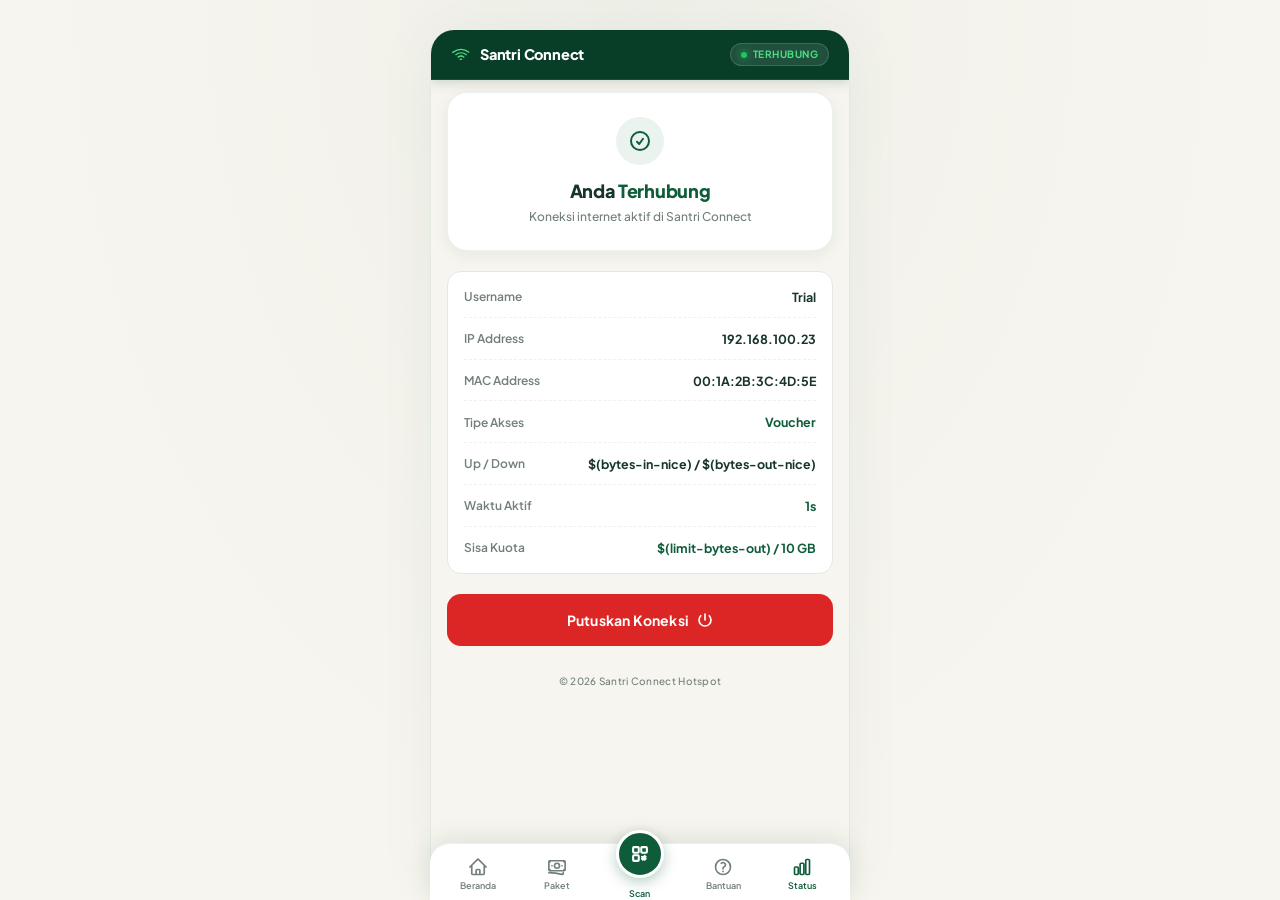
<file: status.html>
<!DOCTYPE html>
<html lang="id">
<head>
    <meta charset="UTF-8">
    <meta name="viewport" content="width=device-width, initial-scale=1.0, viewport-fit=cover">
    <title>Status Koneksi — Santri Connect</title>
    <meta name="description" content="Status koneksi internet aktif di jaringan Santri Connect.">
    <style>
/* ═══════════════════════════════════════════════════════════════
   SANTRI CONNECT — Modern Pondok Pesantren WiFi Portal
   Contemporary Islamic Minimalism Design System
   ═══════════════════════════════════════════════════════════════ */

@import url('https://fonts.googleapis.com/css2?family=Plus+Jakarta+Sans:wght@400;500;600;700;800&display=swap');

/* ─── Design Tokens ─── */
:root {
    --forest-green: #0F5C3A;
    --dark-forest: #083D28;
    --warm-ivory: #F7F5EF;
    --soft-sage: #EAF3ED;
    --muted-gold: #C8A84E;
    --dark-text: #17352A;
    --muted-text: #718078;
    --white: #FFFFFF;
    --border-subtle: rgba(15, 92, 58, 0.08);
    --border-soft: #E4E8E5;
    --shadow-sm: 0 1px 3px rgba(15, 92, 58, 0.06);
    --shadow-md: 0 4px 16px rgba(15, 92, 58, 0.08);
    --shadow-lg: 0 8px 32px rgba(15, 92, 58, 0.10);
    --shadow-nav: 0 -4px 24px rgba(15, 92, 58, 0.12);
    --radius-sm: 10px;
    --radius-md: 14px;
    --radius-lg: 20px;
    --radius-xl: 24px;
    --transition: 200ms cubic-bezier(0.4, 0, 0.2, 1);
}

/* ─── Reset & Base ─── */
*, *::before, *::after {
    margin: 0;
    padding: 0;
    box-sizing: border-box;
}

html {
    -webkit-text-size-adjust: 100%;
    scroll-behavior: smooth;
}

body {
    font-family: 'Plus Jakarta Sans', system-ui, -apple-system, sans-serif;
    color: var(--dark-text);
    background-color: var(--warm-ivory);
    min-height: 100vh;
    display: flex;
    justify-content: center;
    align-items: flex-start;
    -webkit-font-smoothing: antialiased;
    -moz-osx-font-smoothing: grayscale;
    -webkit-user-select: none;
    user-select: none;
    line-height: 1.5;
}

/* ─── App Shell ─── */
.app-container {
    width: 100%;
    max-width: 420px;
    min-height: 100vh;
    background-color: var(--warm-ivory);
    position: relative;
    display: flex;
    flex-direction: column;
    padding-bottom: 72px;
}

@media (min-width: 480px) {
    .app-container {
        box-shadow: 0 0 60px rgba(15, 92, 58, 0.06);
        border-left: 1px solid var(--border-subtle);
        border-right: 1px solid var(--border-subtle);
    }
}

/* ─── Header ─── */
.app-header {
    display: flex;
    justify-content: space-between;
    align-items: center;
    padding: 13px 20px;
    background-color: var(--dark-forest);
    border-bottom: 1px solid rgba(255, 255, 255, 0.08);
    position: sticky;
    top: 0;
    z-index: 50;
    box-shadow: 0 2px 12px rgba(8, 61, 40, 0.2);
}

.header-brand {
    display: flex;
    align-items: center;
    gap: 9px;
}

.header-brand svg {
    width: 20px;
    height: 20px;
    color: #4ADE80;
    animation: wifi-pulse 2.5s infinite ease-in-out;
}

@keyframes wifi-pulse {
    0%, 100% { opacity: 0.7; }
    50% { opacity: 1; }
}

.header-brand span {
    font-size: 14.5px;
    font-weight: 800;
    color: var(--white);
    letter-spacing: -0.2px;
}

.header-status {
    display: inline-flex;
    align-items: center;
    gap: 6px;
    font-size: 10px;
    font-weight: 700;
    color: #4ADE80;
    background-color: rgba(255, 255, 255, 0.1);
    border: 1px solid rgba(255, 255, 255, 0.15);
    padding: 3px 10px;
    border-radius: 999px;
    letter-spacing: 0.5px;
    text-transform: uppercase;
    backdrop-filter: blur(4px);
    -webkit-backdrop-filter: blur(4px);
}

.header-status::before {
    content: '';
    width: 6px;
    height: 6px;
    border-radius: 50%;
    background-color: #22C55E;
    box-shadow: 0 0 8px #22C55E;
    animation: status-blink 2s infinite;
}

@keyframes status-blink {
    0%, 100% { opacity: 1; }
    50% { opacity: 0.4; }
}

/* ─── Hero Section ─── */
.hero-section {
    position: relative;
    margin: 12px 16px 0;
    border-radius: var(--radius-xl);
    overflow: hidden;
    aspect-ratio: 16 / 10;
    min-height: 200px;
}

.hero-carousel {
    display: flex;
    width: 100%;
    height: 100%;
    transition: transform 0.6s cubic-bezier(0.25, 1, 0.5, 1);
}

.hero-image {
    flex: 0 0 100%;
    width: 100%;
    height: 100%;
    object-fit: cover;
    object-position: center 40%;
    display: block;
}

.hero-overlay {
    position: absolute;
    inset: 0;
    background: linear-gradient(
        to bottom,
        rgba(8, 61, 40, 0.15) 0%,
        rgba(8, 61, 40, 0.45) 50%,
        rgba(8, 61, 40, 0.82) 100%
    );
    display: flex;
    flex-direction: column;
    justify-content: flex-end;
    padding: 24px 22px;
}

.hero-label {
    display: inline-flex;
    align-items: center;
    gap: 4px;
    font-size: 9px;
    font-weight: 700;
    color: var(--muted-gold);
    letter-spacing: 1.5px;
    text-transform: uppercase;
    margin-bottom: 8px;
}

.hero-label::before {
    content: '';
    width: 16px;
    height: 1.5px;
    background-color: var(--muted-gold);
    border-radius: 1px;
}

.hero-title {
    font-size: 22px;
    font-weight: 800;
    color: var(--white);
    line-height: 1.2;
    letter-spacing: -0.5px;
    margin-bottom: 6px;
}

.hero-subtitle {
    font-size: 12px;
    font-weight: 500;
    color: rgba(255, 255, 255, 0.8);
    line-height: 1.5;
    max-width: 280px;
}

.carousel-indicators {
    display: flex;
    gap: 6px;
    margin-top: 14px;
}

.carousel-indicators .dot {
    width: 16px;
    height: 4px;
    border-radius: 2px;
    background-color: rgba(255, 255, 255, 0.4);
    transition: var(--transition);
}

.carousel-indicators .dot.active {
    width: 24px;
    background-color: var(--white);
}

/* ─── Access Panel (Login) ─── */
.access-panel {
    margin: -20px 16px 0;
    position: relative;
    z-index: 10;
    background-color: var(--white);
    border-radius: var(--radius-lg);
    padding: 24px 20px 20px;
    box-shadow: 0 10px 32px rgba(15, 92, 58, 0.08);
    border: 1px solid rgba(15, 92, 58, 0.12);
}

.access-panel::before {
    content: '';
    position: absolute;
    top: 0;
    left: 50%;
    transform: translateX(-50%);
    width: 40px;
    height: 3px;
    background: var(--muted-gold);
    border-radius: 0 0 3px 3px;
    opacity: 0.85;
}

.access-header {
    text-align: center;
    margin-bottom: 20px;
}

.access-greeting {
    font-size: 12px;
    font-weight: 500;
    color: var(--muted-text);
    margin-bottom: 2px;
}

.access-title {
    font-size: 17px;
    font-weight: 800;
    color: var(--dark-text);
    letter-spacing: -0.3px;
}

.access-title em {
    font-style: normal;
    color: var(--forest-green);
}

.access-desc {
    font-size: 11.5px;
    font-weight: 500;
    color: var(--muted-text);
    margin-top: 4px;
    line-height: 1.4;
}

/* ─── Error Box ─── */
.error-box {
    background-color: #FEF2F2;
    border: 1px solid #FECACA;
    border-radius: var(--radius-sm);
    padding: 10px 14px;
    margin-bottom: 16px;
    color: #991B1B;
    font-size: 11.5px;
    font-weight: 600;
    display: flex;
    align-items: center;
    gap: 8px;
    line-height: 1.4;
}

/* ─── Form Elements ─── */
.form-group {
    margin-bottom: 14px;
}

.form-label {
    display: block;
    font-size: 10.5px;
    font-weight: 700;
    color: var(--forest-green);
    text-transform: uppercase;
    letter-spacing: 0.8px;
    margin-bottom: 6px;
}

.input-wrapper {
    position: relative;
    display: flex;
    align-items: center;
}

.input-icon {
    position: absolute;
    left: 14px;
    color: var(--muted-text);
    display: flex;
    align-items: center;
    pointer-events: none;
}

.input-icon svg {
    width: 18px;
    height: 18px;
}

.input-field {
    width: 100%;
    height: 52px;
    padding: 0 14px 0 44px;
    border: 1.5px solid var(--border-soft);
    border-radius: var(--radius-md);
    font-family: inherit;
    font-size: 14px;
    font-weight: 600;
    color: var(--dark-text);
    background-color: var(--warm-ivory);
    outline: none;
    transition: var(--transition);
}

.input-field::placeholder {
    color: var(--muted-text);
    font-weight: 500;
}

.input-field:focus {
    background-color: var(--white);
    border-color: var(--forest-green);
    box-shadow: 0 0 0 3px rgba(15, 92, 58, 0.08);
}

.uppercase-input {
    text-transform: uppercase;
}

.eye-toggle {
    position: absolute;
    right: 14px;
    background: none;
    border: none;
    color: var(--muted-text);
    cursor: pointer;
    display: flex;
    align-items: center;
    padding: 4px;
    outline: none;
    transition: color var(--transition);
}

.eye-toggle:hover {
    color: var(--forest-green);
}

/* ─── Primary Button ─── */
.btn-primary {
    width: 100%;
    height: 52px;
    padding: 0 20px;
    background-color: var(--forest-green);
    color: var(--white);
    border: none;
    border-radius: var(--radius-md);
    font-family: inherit;
    font-size: 14px;
    font-weight: 700;
    cursor: pointer;
    display: inline-flex;
    align-items: center;
    justify-content: center;
    gap: 8px;
    transition: var(--transition);
    letter-spacing: 0.2px;
    margin-top: 4px;
}

.btn-primary:hover {
    background-color: var(--dark-forest);
    transform: translateY(-1px);
    box-shadow: 0 4px 14px rgba(15, 92, 58, 0.25);
}

.btn-primary:active {
    transform: translateY(0);
    box-shadow: none;
}

.btn-primary:focus-visible {
    outline: 2px solid var(--forest-green);
    outline-offset: 2px;
}

.btn-primary svg {
    width: 16px;
    height: 16px;
    stroke-width: 2.5;
}

/* ─── Secondary Actions (Member / Scan QR) ─── */
.secondary-actions {
    display: flex;
    gap: 10px;
    margin-top: 14px;
}

.action-link {
    flex: 1;
    display: flex;
    align-items: center;
    justify-content: center;
    gap: 6px;
    padding: 12px;
    background-color: var(--soft-sage);
    border-radius: var(--radius-sm);
    font-size: 12px;
    font-weight: 700;
    color: var(--forest-green);
    text-decoration: none;
    cursor: pointer;
    transition: var(--transition);
    border: 1px solid transparent;
}

.action-link:hover {
    background-color: var(--warm-ivory);
    border-color: var(--border-soft);
}

.action-link svg {
    width: 16px;
    height: 16px;
}

/* ─── Package Section ─── */
.package-section {
    padding: 28px 16px 0;
}

.section-header {
    margin-bottom: 16px;
}

.section-label {
    font-size: 10px;
    font-weight: 700;
    color: var(--muted-gold);
    text-transform: uppercase;
    letter-spacing: 1.2px;
    margin-bottom: 4px;
}

.section-title {
    font-size: 17px;
    font-weight: 700;
    color: var(--dark-text);
    letter-spacing: -0.3px;
}

.section-subtitle {
    font-size: 12px;
    font-weight: 500;
    color: var(--muted-text);
    margin-top: 2px;
}

/* ─── Package Cards ─── */
.package-list {
    display: flex;
    flex-direction: column;
    gap: 10px;
}

.package-card {
    display: flex;
    align-items: center;
    gap: 12px;
    background-color: var(--white);
    border: 1px solid var(--border-soft);
    border-radius: var(--radius-md);
    padding: 11px 14px;
    transition: var(--transition);
    position: relative;
    cursor: default;
}

.package-card:hover {
    border-color: rgba(15, 92, 58, 0.25);
    box-shadow: var(--shadow-sm);
    transform: translateY(-1px);
}

.package-card.featured {
    border-color: rgba(15, 92, 58, 0.2);
    background: linear-gradient(135deg, var(--white) 0%, var(--soft-sage) 100%);
}

.package-thumb {
    width: 48px;
    height: 48px;
    border-radius: 10px;
    object-fit: cover;
    flex-shrink: 0;
    border: 1px solid rgba(15, 92, 58, 0.1);
    box-shadow: 0 2px 6px rgba(15, 92, 58, 0.06);
}

.package-info {
    display: flex;
    flex-direction: column;
    gap: 2px;
    flex: 1;
    min-width: 0;
}

.package-name {
    font-size: 13.5px;
    font-weight: 700;
    color: var(--dark-text);
    line-height: 1.25;
}

.package-meta {
    font-size: 11px;
    font-weight: 500;
    color: var(--muted-text);
}

.package-price {
    font-size: 14px;
    font-weight: 800;
    color: var(--forest-green);
    white-space: nowrap;
    margin-left: auto;
}

.package-badge {
    position: absolute;
    top: -8px;
    right: 14px;
    background-color: var(--muted-gold);
    color: var(--white);
    font-size: 8px;
    font-weight: 800;
    letter-spacing: 0.8px;
    text-transform: uppercase;
    padding: 3px 9px;
    border-radius: 999px;
    box-shadow: 0 2px 6px rgba(200, 168, 78, 0.35);
}

/* ─── Decorative Islamic Accent ─── */
.islamic-accent {
    display: flex;
    justify-content: center;
    padding: 14px 0 4px;
}

.accent-pattern {
    display: flex;
    align-items: center;
    gap: 10px;
    color: var(--muted-gold);
    opacity: 0.45;
}

.accent-pattern::before,
.accent-pattern::after {
    content: '';
    width: 32px;
    height: 1px;
    background-color: var(--muted-gold);
}

.accent-pattern svg {
    width: 12px;
    height: 12px;
}

/* ─── Footer ─── */
.brand-footer {
    text-align: center;
    padding: 8px 16px 12px;
    font-size: 10px;
    color: var(--muted-text);
    font-weight: 500;
    letter-spacing: 0.3px;
}

/* ─── Bottom Navigation ─── */
.bottom-nav {
    position: fixed;
    bottom: 0;
    left: 50%;
    transform: translateX(-50%);
    width: 100%;
    max-width: 420px;
    background-color: var(--white);
    border-top: 1px solid var(--border-subtle);
    display: flex;
    justify-content: space-around;
    align-items: flex-end;
    z-index: 100;
    padding: 0 8px;
    padding-bottom: env(safe-area-inset-bottom, 8px);
    box-shadow: var(--shadow-nav);
    border-radius: 20px 20px 0 0;
}

.nav-item {
    display: flex;
    flex-direction: column;
    align-items: center;
    gap: 2px;
    padding: 10px 6px 8px;
    color: var(--muted-text);
    text-decoration: none;
    font-size: 9px;
    font-weight: 600;
    cursor: pointer;
    transition: color var(--transition);
    min-width: 48px;
    min-height: 44px;
    justify-content: center;
    -webkit-tap-highlight-color: transparent;
}

.nav-item.active {
    color: var(--forest-green);
}

.nav-item:hover {
    color: var(--forest-green);
}

.nav-item svg {
    width: 20px;
    height: 20px;
}

/* ─── Central Scan Button ─── */
.nav-scan-wrapper {
    display: flex;
    justify-content: center;
    align-items: flex-end;
    position: relative;
    min-width: 56px;
    padding-bottom: 8px;
}

.nav-scan-btn {
    width: 48px;
    height: 48px;
    border-radius: 50%;
    background-color: var(--forest-green);
    color: var(--white);
    display: flex;
    align-items: center;
    justify-content: center;
    cursor: pointer;
    transition: var(--transition);
    box-shadow: 0 4px 14px rgba(15, 92, 58, 0.3);
    position: relative;
    top: -14px;
    border: 3px solid var(--white);
    -webkit-tap-highlight-color: transparent;
}

.nav-scan-btn:hover {
    transform: scale(1.06);
    background-color: var(--dark-forest);
}

.nav-scan-btn:active {
    transform: scale(0.96);
}

.nav-scan-btn svg {
    width: 20px;
    height: 20px;
}

.nav-scan-label {
    position: absolute;
    bottom: 0;
    font-size: 9px;
    font-weight: 600;
    color: var(--forest-green);
}

/* ─── Receipt Table (Status Page) ─── */
.receipt-table {
    border: 1px solid var(--border-soft);
    border-radius: var(--radius-md);
    background-color: var(--white);
    padding: 16px;
    display: flex;
    flex-direction: column;
    gap: 12px;
    margin-bottom: 16px;
}

.receipt-row {
    display: flex;
    justify-content: space-between;
    align-items: center;
    font-size: 12.5px;
    border-bottom: 1px dashed var(--border-subtle);
    padding-bottom: 10px;
}

.receipt-row:last-child {
    border-bottom: none;
    padding-bottom: 0;
}

.receipt-label {
    font-weight: 600;
    color: var(--muted-text);
    font-size: 12px;
}

.receipt-value {
    font-weight: 700;
    color: var(--dark-text);
    font-size: 12.5px;
}

.receipt-value.highlight {
    color: var(--forest-green);
}

/* ─── Loading Dots (Redirect) ─── */
.loading-dots {
    display: flex;
    justify-content: center;
    align-items: center;
    gap: 6px;
    margin: 28px 0;
}

.dot {
    width: 10px;
    height: 10px;
    background-color: var(--forest-green);
    border-radius: 50%;
    animation: bounce 1.4s infinite ease-in-out both;
}

.dot:nth-child(1) { animation-delay: -0.32s; }
.dot:nth-child(2) { animation-delay: -0.16s; }

@keyframes bounce {
    0%, 80%, 100% { transform: scale(0); }
    40% { transform: scale(1); }
}

/* ─── QR Scanner Modal ─── */
.scanner-modal {
    position: fixed;
    inset: 0;
    background-color: rgba(8, 61, 40, 0.6);
    z-index: 1000;
    display: flex;
    justify-content: center;
    align-items: center;
    padding: 20px;
    backdrop-filter: blur(6px);
    -webkit-backdrop-filter: blur(6px);
}

.scanner-modal-content {
    background-color: var(--white);
    width: 100%;
    max-width: 320px;
    border-radius: var(--radius-lg);
    padding: 24px 20px;
    display: flex;
    flex-direction: column;
    box-shadow: 0 20px 50px rgba(0, 0, 0, 0.25);
    animation: modal-enter 0.3s cubic-bezier(0.16, 1, 0.3, 1) forwards;
}

@keyframes modal-enter {
    from {
        opacity: 0;
        transform: scale(0.95) translateY(10px);
    }
    to {
        opacity: 1;
        transform: scale(1) translateY(0);
    }
}

.scanner-modal-header {
    display: flex;
    justify-content: space-between;
    align-items: center;
    margin-bottom: 16px;
}

.scanner-modal-header h3 {
    font-size: 15px;
    font-weight: 800;
    color: var(--forest-green);
}

.close-scanner-btn {
    background: transparent;
    border: none;
    font-size: 22px;
    color: var(--muted-text);
    cursor: pointer;
    line-height: 1;
    padding: 4px;
    transition: color var(--transition);
}

.close-scanner-btn:hover {
    color: var(--dark-text);
}

.guide-footer-btn {
    display: flex;
    justify-content: center;
    width: 100%;
}

.scanner-guide-body {
    display: flex;
    flex-direction: column;
    gap: 14px;
    margin: 4px 0 16px;
}

.guide-step {
    display: flex;
    align-items: flex-start;
    gap: 12px;
}

.guide-step-number {
    width: 26px;
    height: 26px;
    border-radius: 50%;
    background-color: var(--forest-green);
    color: var(--white);
    font-size: 11px;
    font-weight: 800;
    display: flex;
    align-items: center;
    justify-content: center;
    flex-shrink: 0;
}

.guide-step-text strong {
    display: block;
    font-size: 12.5px;
    font-weight: 700;
    color: var(--dark-text);
    margin-bottom: 2px;
}

.guide-step-text p {
    font-size: 11px;
    color: var(--muted-text);
    line-height: 1.45;
    font-weight: 500;
}

/* ─── Status Page Specific ─── */
.status-header-card {
    margin: 12px 16px 0;
    background-color: var(--white);
    border-radius: var(--radius-lg);
    padding: 24px 20px;
    text-align: center;
    border: 1px solid var(--border-subtle);
    box-shadow: var(--shadow-md);
}

.status-icon {
    width: 48px;
    height: 48px;
    border-radius: 50%;
    background-color: var(--soft-sage);
    display: inline-flex;
    align-items: center;
    justify-content: center;
    margin-bottom: 12px;
}

.status-icon svg {
    width: 24px;
    height: 24px;
    color: var(--forest-green);
}

.status-content {
    padding: 20px 16px 0;
}

/* ─── Error/Redirect Page Center Layout ─── */
.center-layout {
    flex: 1;
    display: flex;
    flex-direction: column;
    justify-content: center;
    align-items: center;
    padding: 24px 16px;
}

.center-card {
    width: 100%;
    background-color: var(--white);
    border-radius: var(--radius-lg);
    padding: 32px 24px;
    text-align: center;
    border: 1px solid var(--border-subtle);
    box-shadow: var(--shadow-md);
}

/* ─── Utility ─── */
.portal-welcome {
    text-align: center;
    margin-bottom: 20px;
}

.portal-title {
    font-size: 18px;
    font-weight: 800;
    color: var(--dark-text);
    letter-spacing: -0.3px;
}

.portal-title span {
    color: var(--forest-green);
}

.portal-subtitle {
    font-size: 12px;
    color: var(--muted-text);
    font-weight: 500;
    margin-top: 4px;
}

.main-card {
    flex: 1;
    display: flex;
    flex-direction: column;
    padding: 16px 16px 8px;
}

/* ─── Responsive: Small Screens ─── */
@media (max-width: 360px) {
    .hero-title {
        font-size: 19px;
    }
    .hero-subtitle {
        font-size: 11px;
    }
    .access-panel {
        padding: 20px 16px 16px;
        margin: -16px 12px 0;
    }
    .input-field {
        height: 48px;
        font-size: 13px;
    }
    .btn-primary {
        height: 48px;
        font-size: 13px;
    }
    .package-card {
        padding: 12px 14px;
    }
    .package-name {
        font-size: 12px;
    }
    .package-price {
        font-size: 13px;
    }
    .nav-item {
        font-size: 8px;
        min-width: 42px;
    }
    .nav-item svg {
        width: 18px;
        height: 18px;
    }
    .nav-scan-btn {
        width: 44px;
        height: 44px;
    }
}

@media (max-width: 320px) {
    .hero-section {
        margin: 8px 12px 0;
    }
    .hero-title {
        font-size: 17px;
    }
    .access-panel {
        margin: -14px 10px 0;
        padding: 18px 14px 14px;
    }
    .access-title {
        font-size: 15px;
    }
    .secondary-actions {
        gap: 6px;
    }
    .action-link {
        font-size: 11px;
        padding: 10px;
    }
    .package-section {
        padding: 20px 12px 0;
    }
    .bottom-nav {
        padding: 0 4px;
        padding-bottom: env(safe-area-inset-bottom, 6px);
    }
}

/* ─── Responsive: Tablet+ ─── */
@media (min-width: 768px) {
    body {
        padding-top: 20px;
    }
    .app-container {
        min-height: calc(100vh - 40px);
        border-radius: var(--radius-xl);
        overflow: hidden;
    }
    .bottom-nav {
        border-radius: 20px 20px 0 0;
    }
}

/* ─── Large Desktop Ambient ─── */
@media (min-width: 1024px) {
    body {
        padding-top: 30px;
        background: var(--warm-ivory);
        background-image: radial-gradient(
            ellipse at top,
            rgba(15, 92, 58, 0.03) 0%,
            transparent 70%
        );
    }
}

</style>
</head>
<body onload="initStatusPage()">

<div class="app-container">
    <!-- Header -->
    <header class="app-header">
        <div class="header-brand">
            <svg xmlns="http://www.w3.org/2000/svg" viewBox="0 0 24 24" fill="currentColor">
                <path fill-rule="evenodd" d="M1.371 8.143a.75.75 0 0 1 1.022-.24 15.618 15.618 0 0 1 19.214 0 .75.75 0 1 1-.782 1.28 14.118 14.118 0 0 0-17.65 0 .75.75 0 0 1-1.804-1.04ZM4.143 11.23a.75.75 0 0 1 1.002-.276 11.118 11.118 0 0 1 13.71 0 .75.75 0 1 1-.84 1.246 9.618 9.618 0 0 0-11.87 0 .75.75 0 0 1-1.002-.97ZM6.963 14.28a.75.75 0 0 1 .978-.328 6.618 6.618 0 0 1 8.118 0 .75.75 0 1 1-.896 1.206 5.118 5.118 0 0 0-6.222 0 .75.75 0 0 1-.978-.878ZM9.75 17.25a.75.75 0 0 1 1.097-.66 2.13 2.13 0 0 1 2.306 0 .75.75 0 1 1-.818 1.258.63.63 0 0 0-.67 0 .75.75 0 0 1-.915-.598Z" clip-rule="evenodd" />
            </svg>
            <span>Santri Connect</span>
        </div>
        <span class="header-status">Terhubung</span>
    </header>

    <!-- Status Header Card -->
    <div class="status-header-card">
        <div class="status-icon">
            <svg xmlns="http://www.w3.org/2000/svg" fill="none" viewBox="0 0 24 24" stroke-width="2" stroke="currentColor">
                <path stroke-linecap="round" stroke-linejoin="round" d="M9 12.75 11.25 15 15 9.75M21 12a9 9 0 1 1-18 0 9 9 0 0 1 18 0Z" />
            </svg>
        </div>
        <h2 class="portal-title">Anda <span>Terhubung</span></h2>
        <p class="portal-subtitle">Koneksi internet aktif di Santri Connect</p>
    </div>

    <!-- Status Content -->
    <div class="status-content">
        <!-- Receipt Table -->
        <div class="receipt-table">
            <div class="receipt-row">
                <span class="receipt-label">Username</span>
                <span class="receipt-value" id="stat-username">$(username)</span>
            </div>
            <div class="receipt-row">
                <span class="receipt-label">IP Address</span>
                <span class="receipt-value" id="stat-ip">$(ip)</span>
            </div>
            <div class="receipt-row">
                <span class="receipt-label">MAC Address</span>
                <span class="receipt-value" id="stat-mac">$(mac)</span>
            </div>
            <div class="receipt-row">
                <span class="receipt-label">Tipe Akses</span>
                <span class="receipt-value highlight" id="stat-type">Voucher</span>
            </div>
            <div class="receipt-row">
                <span class="receipt-label">Up / Down</span>
                <span class="receipt-value">$(bytes-in-nice) / $(bytes-out-nice)</span>
            </div>
            <div class="receipt-row">
                <span class="receipt-label">Waktu Aktif</span>
                <span class="receipt-value highlight" id="stat-uptime">$(uptime)</span>
            </div>
            <div class="receipt-row">
                <span class="receipt-label">Sisa Kuota</span>
                <span class="receipt-value highlight">$(limit-bytes-out) / 10 GB</span>
            </div>
        </div>

        <!-- Disconnect Form -->
        <form action="$(link-logout)" name="logout" id="logout-form">
            <input type="hidden" name="erase-cookie" value="true" />
            <button type="submit" class="btn-primary" style="background-color: #DC2626;">
                Putuskan Koneksi
                <svg xmlns="http://www.w3.org/2000/svg" fill="none" viewBox="0 0 24 24" stroke-width="2.5" stroke="currentColor">
                    <path stroke-linecap="round" stroke-linejoin="round" d="M5.636 5.636a9 9 0 1012.728 0M12 3v9" />
                </svg>
            </button>
        </form>

        <!-- Footer -->
        <footer class="brand-footer" style="margin-top: 20px;">
            &copy; 2026 Santri Connect Hotspot
        </footer>
    </div>

    <!-- Bottom Navigation Bar -->
    <nav class="bottom-nav">
        <a class="nav-item" href="login.html">
            <svg xmlns="http://www.w3.org/2000/svg" fill="none" viewBox="0 0 24 24" stroke-width="2" stroke="currentColor">
                <path stroke-linecap="round" stroke-linejoin="round" d="m2.25 12 8.954-8.955c.44-.439 1.152-.439 1.591 0L21.75 12M4.5 9.75v10.125c0 .621.504 1.125 1.125 1.125H9.75v-4.875c0-.621.504-1.125 1.125-1.125h2.25c.621 0 1.125.504 1.125 1.125V21h4.125c.621 0 1.125-.504 1.125-1.125V9.75M8.25 21h8.25" />
            </svg>
            Beranda
        </a>
        <a class="nav-item" href="login.html">
            <svg xmlns="http://www.w3.org/2000/svg" fill="none" viewBox="0 0 24 24" stroke-width="2" stroke="currentColor">
                <path stroke-linecap="round" stroke-linejoin="round" d="M2.25 18.75a60.07 60.07 0 0 1 15.797 2.101c.727.198 1.453-.342 1.453-1.096V18.75M3.75 4.5v.75A.75.75 0 0 1 3 6h-.75m0 0v-.375c0-.621.504-1.125 1.125-1.125H20.25M2.25 6v9m18-10.5v.75c0 .414.336.75.75.75h.75m-1.5-1.5h.375c.621 0 1.125.504 1.125 1.125v9.75c0 .621-.504 1.125-1.125 1.125h-.375m1.5-1.5H21a.75.75 0 0 0-.75.75v.75m0 0H3.75m0 0h-.375a1.125 1.125 0 0 1-1.125-1.125V15m1.5 1.5v-.75A.75.75 0 0 0 3 15h-.75M15 10.5a3 3 0 1 1-6 0 3 3 0 0 1 6 0Zm3 0h.008v.008H18V10.5Zm-12 0h.008v.008H6V10.5Z" />
            </svg>
            Paket
        </a>
        <div class="nav-scan-wrapper">
            <div id="nav-scan-btn" class="nav-scan-btn">
                <svg xmlns="http://www.w3.org/2000/svg" fill="none" viewBox="0 0 24 24" stroke-width="2.5" stroke="currentColor">
                    <path stroke-linecap="round" stroke-linejoin="round" d="M3.75 4.875c0-.621.504-1.125 1.125-1.125h4.5c.621 0 1.125.504 1.125 1.125v4.5c0 .621-.504 1.125-1.125 1.125h-4.5A1.125 1.125 0 013.75 9.375v-4.5ZM3.75 14.625c0-.621.504-1.125 1.125-1.125h4.5c.621 0 1.125.504 1.125 1.125v4.5c0 .621-.504 1.125-1.125 1.125h-4.5a1.125 1.125 0 01-1.125-1.125v-4.5ZM13.5 4.875c0-.621.504-1.125 1.125-1.125h4.5c.621 0 1.125.504 1.125 1.125v4.5c0 .621-.504 1.125-1.125 1.125h-4.5A1.125 1.125 0 0113.5 9.375v-4.5Z" />
                    <path stroke-linecap="round" stroke-linejoin="round" d="M17.625 16.5h.008v.008h-.008V16.5ZM16.5 17.625h.008v.008H16.5v-.008ZM15.375 16.5h.008v.008h-.008V16.5ZM16.5 15.375h.008v.008H16.5v-.008ZM17.625 18.75h.008v.008h-.008v-.008ZM18.75 17.625h.008v.008h-.008v-.008ZM18.75 15.375h.008v.008h-.008v-.008ZM17.625 14.25h.008v.008h-.008v-.008ZM15.375 18.75h.008v.008h-.008v-.008ZM14.25 17.625h.008v.008h-.008v-.008ZM14.25 15.375h.008v.008h-.008v-.008ZM16.5 16.5h.008v.008H16.5V16.5Z" />
                </svg>
            </div>
            <span class="nav-scan-label">Scan</span>
        </div>
        <a class="nav-item" onclick="alert('Panduan Login:\n1. Masukkan kode voucher yang tertera di kartu voucher\n2. Klik Terhubung ke WiFi\n3. Atau pilih Member untuk login dengan akun terdaftar\n4. Hubungi pengurus pondok jika ada kendala')">
            <svg xmlns="http://www.w3.org/2000/svg" fill="none" viewBox="0 0 24 24" stroke-width="2" stroke="currentColor">
                <path stroke-linecap="round" stroke-linejoin="round" d="M9.879 7.519c1.171-1.025 3.071-1.025 4.242 0 1.172 1.025 1.172 2.687 0 3.712-.203.179-.43.326-.67.442-.745.361-1.45.999-1.45 1.827v.75M21 12a9 9 0 1 1-18 0 9 9 0 0 1 18 0Zm-9 5.25h.008v.008H12v-.008Z" />
            </svg>
            Bantuan
        </a>
        <a class="nav-item active" href="status.html">
            <svg xmlns="http://www.w3.org/2000/svg" fill="none" viewBox="0 0 24 24" stroke-width="2" stroke="currentColor">
                <path stroke-linecap="round" stroke-linejoin="round" d="M3 13.125C3 12.504 3.504 12 4.125 12h2.25c.621 0 1.125.504 1.125 1.125v6.75C7.5 20.496 6.996 21 6.375 21h-2.25A1.125 1.125 0 0 1 3 19.875v-6.75ZM9.75 8.625c0-.621.504-1.125 1.125-1.125h2.25c.621 0 1.125.504 1.125 1.125v11.25c0 .621-.504 1.125-1.125 1.125h-2.25a1.125 1.125 0 0 1-1.125-1.125V8.625ZM16.5 4.125c0-.621.504-1.125 1.125-1.125h2.25C20.496 3 21 3.504 21 4.125v15.75c0 .621-.504 1.125-1.125 1.125h-2.25a1.125 1.125 0 0 1-1.125-1.125V4.125Z" />
            </svg>
            Status
        </a>
    </nav>
</div>

<script>
/**
 * Santri Connect — Pondok Pesantren WiFi Portal Logic
 * Supports: Voucher/Member toggle, QR Scanner Guide, Password Show/Hide,
 * Auto-login via QR URL, and local offline browser demo simulation.
 */

document.addEventListener('DOMContentLoaded', () => {
    // --- HERO CAROUSEL LOGIC ---
    const carousel = document.querySelector('.hero-carousel');
    const slides = document.querySelectorAll('.hero-image');
    const dots = document.querySelectorAll('.carousel-indicators .dot');
    let currentSlide = 0;
    
    if (carousel && slides.length > 1) {
        setInterval(() => {
            if (dots.length > 0) dots[currentSlide].classList.remove('active');
            
            currentSlide = (currentSlide + 1) % slides.length;
            
            carousel.style.transform = `translateX(-${currentSlide * 100}%)`;
            
            if (dots.length > 0) dots[currentSlide].classList.add('active');
        }, 4000);
    }

    // --- Elements ---
    const inputLabel = document.getElementById('input-label-username');
    const usernameInput = document.getElementById('username');
    const passwordContainer = document.getElementById('password-container');
    const passwordInput = document.getElementById('password');
    const loginForm = document.getElementById('login-form');
    const togglePasswordBtn = document.getElementById('toggle-password');
    const errorBox = document.getElementById('error-box');

    let currentTab = 'voucher'; // 'voucher' or 'member'

    // --- MODE TOGGLE LOGIC VIA MEMBER LINK ---
    const toggleMemberLogin = document.getElementById('toggle-member-login');
    if (toggleMemberLogin) {
        toggleMemberLogin.addEventListener('click', (e) => {
            e.preventDefault();
            if (currentTab === 'voucher') {
                switchToMember();
            } else {
                switchToVoucher();
            }
        });
    }

    function switchToMember() {
        currentTab = 'member';
        
        if (inputLabel) inputLabel.innerText = "Username Member";
        if (usernameInput) {
            usernameInput.placeholder = "Masukkan username member";
            usernameInput.setAttribute('autocapitalize', 'none');
            usernameInput.classList.remove('uppercase-input');
        }
        if (passwordContainer) passwordContainer.style.display = 'block';
        if (passwordInput) {
            passwordInput.required = true;
        }
        
        // Change link text & icon to Voucher
        if (toggleMemberLogin) {
            toggleMemberLogin.innerHTML = `
                <svg xmlns="http://www.w3.org/2000/svg" fill="none" viewBox="0 0 24 24" stroke-width="2" stroke="currentColor">
                    <path stroke-linecap="round" stroke-linejoin="round" d="M16.5 6v.75m0 3v.75m0 3v.75m0 3V18m-3-12v.75m0 3v.75m0 3v.75m0 3V18M3 6.75A2.25 2.25 0 0 1 5.25 4.5h13.5A2.25 2.25 0 0 1 21 6.75v10.5a2.25 2.25 0 0 1-2.25 2.25H5.25A2.25 2.25 0 0 1 3 17.25V6.75Z" />
                </svg>
                Voucher
            `;
        }
        clearError();
        if (usernameInput) usernameInput.focus();
    }

    function switchToVoucher() {
        currentTab = 'voucher';
        
        if (inputLabel) inputLabel.innerText = "Kode Voucher";
        if (usernameInput) {
            usernameInput.placeholder = "Masukkan kode voucher";
            usernameInput.setAttribute('autocapitalize', 'characters');
            usernameInput.classList.add('uppercase-input');
        }
        if (passwordContainer) passwordContainer.style.display = 'none';
        if (passwordInput) {
            passwordInput.required = false;
            passwordInput.value = '';
        }
        
        // Change link text & icon to Member
        if (toggleMemberLogin) {
            toggleMemberLogin.innerHTML = `
                <svg xmlns="http://www.w3.org/2000/svg" fill="none" viewBox="0 0 24 24" stroke-width="2" stroke="currentColor">
                    <path stroke-linecap="round" stroke-linejoin="round" d="M15.75 6a3.75 3.75 0 1 1-7.5 0 3.75 3.75 0 0 1 7.5 0ZM4.501 20.118a7.5 7.5 0 0 1 14.998 0A17.933 17.933 0 0 1 12 21.75c-2.676 0-5.216-.584-7.499-1.632Z" />
                </svg>
                Member
            `;
        }
        clearError();
        if (usernameInput) usernameInput.focus();
    }

    // --- PASSWORD EYE TOGGLE LOGIC ---
    if (togglePasswordBtn && passwordInput) {
        togglePasswordBtn.addEventListener('click', () => {
            const isPassword = passwordInput.type === 'password';
            passwordInput.type = isPassword ? 'text' : 'password';
            
            if (isPassword) {
                togglePasswordBtn.innerHTML = `
                    <svg xmlns="http://www.w3.org/2000/svg" fill="none" viewBox="0 0 24 24" stroke-width="2.2" stroke="currentColor" style="width:16px;height:16px;">
                        <path stroke-linecap="round" stroke-linejoin="round" d="M3.98 8.223A10.477 10.477 0 001.934 12C3.226 16.338 7.244 19.5 12 19.5c.993 0 1.953-.138 2.863-.395M6.228 6.228A10.45 10.45 0 0112 4.5c4.756 0 8.773 3.162 10.065 7.498a10.523 10.523 0 01-4.293 5.774M6.228 6.228L3 3m3.228 3.228l3.65 3.65m7.894 7.894L21 21m-3.228-3.228-3.65-3.65m0 0a3 3 0 10-4.243-4.243m4.242 4.242L9.88 9.88" />
                    </svg>
                `;
            } else {
                togglePasswordBtn.innerHTML = `
                    <svg xmlns="http://www.w3.org/2000/svg" fill="none" viewBox="0 0 24 24" stroke-width="2.2" stroke="currentColor" style="width:16px;height:16px;">
                        <path stroke-linecap="round" stroke-linejoin="round" d="M2.036 12.322a1.012 1.012 0 010-.639C3.423 7.51 7.36 4.5 12 4.5c4.638 0 8.573 3.007 9.963 7.178.07.207.07.431 0 .639C20.577 16.49 16.64 19.5 12 19.5c-4.638 0-8.573-3.007-9.963-7.178z" />
                        <circle cx="12" cy="12" r="3" />
                    </svg>
                `;
            }
        });
    }

    // --- AUTO-LOGIN VIA URL QUERY PARAMETERS (QR SCAN REDIRECT) ---
    const urlParams = new URLSearchParams(window.location.search);
    const queryUser = urlParams.get('username') || urlParams.get('user');
    const queryPass = urlParams.get('password') || urlParams.get('pass');

    if (queryUser) {
        if (usernameInput) usernameInput.value = '';
        if (passwordInput) passwordInput.value = '';

        const autoLoginOverlay = document.createElement('div');
        autoLoginOverlay.className = 'scanner-modal';
        autoLoginOverlay.style.zIndex = '2000';
        autoLoginOverlay.innerHTML = `
            <div class="scanner-modal-content" style="text-align: center; max-width: 280px; padding: 28px 24px;">
                <h3 style="color: var(--forest-green); margin-bottom: 12px; font-size: 14px; font-weight: 800;">Mendeteksi QR Voucher</h3>
                <div class="loading-dots" style="margin: 16px 0 12px;">
                    <div class="dot"></div>
                    <div class="dot"></div>
                    <div class="dot"></div>
                </div>
                <p style="font-size: 11px; color: var(--muted-text); font-weight: 600;">Menghubungkan otomatis ke internet...</p>
            </div>
        `;
        document.body.appendChild(autoLoginOverlay);

        setTimeout(() => {
            if (queryPass) {
                switchToMember();
                if (usernameInput) usernameInput.value = queryUser;
                if (passwordInput) passwordInput.value = queryPass;
            } else {
                switchToVoucher();
                if (usernameInput) usernameInput.value = queryUser;
            }

            setTimeout(() => {
                if (autoLoginOverlay) autoLoginOverlay.remove();
                
                if (loginForm) {
                    if (isDemoEnv()) {
                        simulateLogin(queryPass ? 'Member' : 'Voucher', queryUser);
                    } else {
                        loginForm.submit();
                    }
                }
            }, 1000);
        }, 1200);
    }

    // --- FORM VALIDATION & OFFLINE SIMULATION ---
    if (loginForm) {
        loginForm.addEventListener('submit', (e) => {
            const uVal = usernameInput ? usernameInput.value.trim() : '';
            const pVal = passwordInput ? passwordInput.value.trim() : '';

            if (currentTab === 'voucher') {
                if (!uVal) {
                    e.preventDefault();
                    showError('Silakan masukkan kode voucher Anda!');
                    return;
                }
                // MikroTik Voucher: password = username
                if (passwordInput) passwordInput.value = uVal.toUpperCase();
                
                if (isDemoEnv()) {
                    e.preventDefault();
                    simulateLogin('Voucher', uVal.toUpperCase());
                }
            } else {
                if (!uVal || !pVal) {
                    e.preventDefault();
                    showError('Lengkapi username dan password member Anda!');
                    return;
                }
                
                if (isDemoEnv()) {
                    e.preventDefault();
                    simulateLogin('Member', uVal);
                }
            }
        });
    }

    // Helper Functions
    function showError(msg) {
        if (errorBox) {
            errorBox.innerHTML = `<span>⚠️</span> <div>${msg}</div>`;
            errorBox.style.display = 'flex';
        } else {
            alert(msg);
        }
    }

    function clearError() {
        if (errorBox) {
            errorBox.style.display = 'none';
        }
    }

    function isDemoEnv() {
        return window.location.hostname === 'localhost' || 
               window.location.hostname === '127.0.0.1' || 
               window.location.protocol === 'file:';
    }

    function simulateLogin(type, name) {
        localStorage.setItem('santriconnect_active', 'true');
        localStorage.setItem('santriconnect_username', name);
        localStorage.setItem('santriconnect_type', type);
        localStorage.setItem('santriconnect_ip', '192.168.100.23');
        localStorage.setItem('santriconnect_mac', '00:1A:2B:3C:4D:5E');
        localStorage.setItem('santriconnect_login_time', new Date().toLocaleTimeString());
        
        window.location.href = 'redirect.html';
    }

    // --- QR GUIDE & REDIRECT CONTROLLER ---
    const EXTERNAL_QR_SCANNER_URL = "https://templatehotspot.com/scan";

    const scannerModal = document.getElementById('scanner-modal');
    const shortcutScanBtn = document.getElementById('shortcut-scan-btn');
    const navScanBtn = document.getElementById('nav-scan-btn');
    const closeScanner = document.getElementById('close-scanner');
    const closeGuideBtn = document.getElementById('close-guide-btn');

    function handleScanAction(e) {
        if (e) e.preventDefault();
        
        if (EXTERNAL_QR_SCANNER_URL && EXTERNAL_QR_SCANNER_URL.trim() !== "") {
            const currentBase = window.location.href.split('?')[0];
            const baseRedirectParam = `redirect=${encodeURIComponent(currentBase)}`;
            
            const isAndroid = /Android/i.test(navigator.userAgent);
            if (isAndroid) {
                let cleanUrl = EXTERNAL_QR_SCANNER_URL;
                let scheme = 'https';
                if (cleanUrl.startsWith('https://')) {
                    cleanUrl = cleanUrl.slice(8);
                    scheme = 'https';
                } else if (cleanUrl.startsWith('http://')) {
                    cleanUrl = cleanUrl.slice(7);
                    scheme = 'http';
                }
                
                const innerSeparator = cleanUrl.includes('?') ? '&' : '?';
                const fallbackTargetUrl = `${EXTERNAL_QR_SCANNER_URL}${innerSeparator}${baseRedirectParam}`;
                const intentUrl = `intent://${cleanUrl}${innerSeparator}${baseRedirectParam}#Intent;scheme=${scheme};package=com.android.chrome;S.browser_fallback_url=${encodeURIComponent(fallbackTargetUrl)};end`;
                
                window.location.href = intentUrl;
            } else {
                const separator = EXTERNAL_QR_SCANNER_URL.includes('?') ? '&' : '?';
                const redirectUrl = `${EXTERNAL_QR_SCANNER_URL}${separator}${baseRedirectParam}`;
                window.location.href = redirectUrl;
            }
        } else {
            openScannerModal();
        }
    }

    function openScannerModal() {
        if (scannerModal) {
            scannerModal.style.display = 'flex';
        }
    }

    function closeScannerModal() {
        if (scannerModal) {
            scannerModal.style.display = 'none';
        }
    }

    if (shortcutScanBtn) shortcutScanBtn.addEventListener('click', handleScanAction);
    if (navScanBtn) navScanBtn.addEventListener('click', handleScanAction);
    if (closeScanner) closeScanner.addEventListener('click', closeScannerModal);
    if (closeGuideBtn) closeGuideBtn.addEventListener('click', closeScannerModal);

    if (scannerModal) {
        scannerModal.addEventListener('click', (e) => {
            if (e.target === scannerModal) {
                closeScannerModal();
            }
        });
    }

    // --- PACKAGE CARD CLICK HANDLER ---
    const packageCards = document.querySelectorAll('.package-card');
    packageCards.forEach(card => {
        card.style.cursor = 'pointer';
        card.addEventListener('click', () => {
            const accessPanel = document.querySelector('.access-panel');
            if (accessPanel) {
                accessPanel.scrollIntoView({ behavior: 'smooth' });
                if (usernameInput) {
                    setTimeout(() => usernameInput.focus(), 300);
                }
            }
        });
    });
});

// --- OFFLINE SIMULATOR FOR STATUS PAGE ---
function initStatusPage() {
    const active = localStorage.getItem('santriconnect_active');
    
    const isLocal = window.location.hostname === 'localhost' || 
                    window.location.hostname === '127.0.0.1' || 
                    window.location.protocol === 'file:';
                    
    if (active !== 'true' && isLocal) {
        window.location.href = 'login.html';
        return;
    }

    const username = localStorage.getItem('santriconnect_username') || 'Trial';
    const type = localStorage.getItem('santriconnect_type') || 'Voucher';
    const ip = localStorage.getItem('santriconnect_ip') || '192.168.100.23';
    const mac = localStorage.getItem('santriconnect_mac') || '00:1A:2B:3C:4D:5E';

    const userEl = document.getElementById('stat-username');
    const ipEl = document.getElementById('stat-ip');
    const macEl = document.getElementById('stat-mac');
    const uptimeEl = document.getElementById('stat-uptime');
    const typeEl = document.getElementById('stat-type');
    
    if (userEl) userEl.textContent = username;
    if (ipEl) ipEl.textContent = ip;
    if (macEl) macEl.textContent = mac;
    if (typeEl) typeEl.textContent = type;

    // Uptime Simulation
    let count = 0;
    setInterval(() => {
        count++;
        let hrs = Math.floor(count / 3600);
        let mins = Math.floor((count % 3600) / 60);
        let secs = count % 60;
        
        let hrsStr = hrs > 0 ? hrs + 'j ' : '';
        let minsStr = mins > 0 ? mins + 'm ' : '';
        let secsStr = secs + 's';
        
        if (uptimeEl) uptimeEl.textContent = hrsStr + minsStr + secsStr;
    }, 1000);

    // Logout Link Simulation
    const logoutForm = document.getElementById('logout-form');
    if (logoutForm && isLocal) {
        logoutForm.addEventListener('submit', (e) => {
            e.preventDefault();
            localStorage.clear();
            window.location.href = 'logout.html';
        });
    }
}

</script>
</body>
</html>
</file>
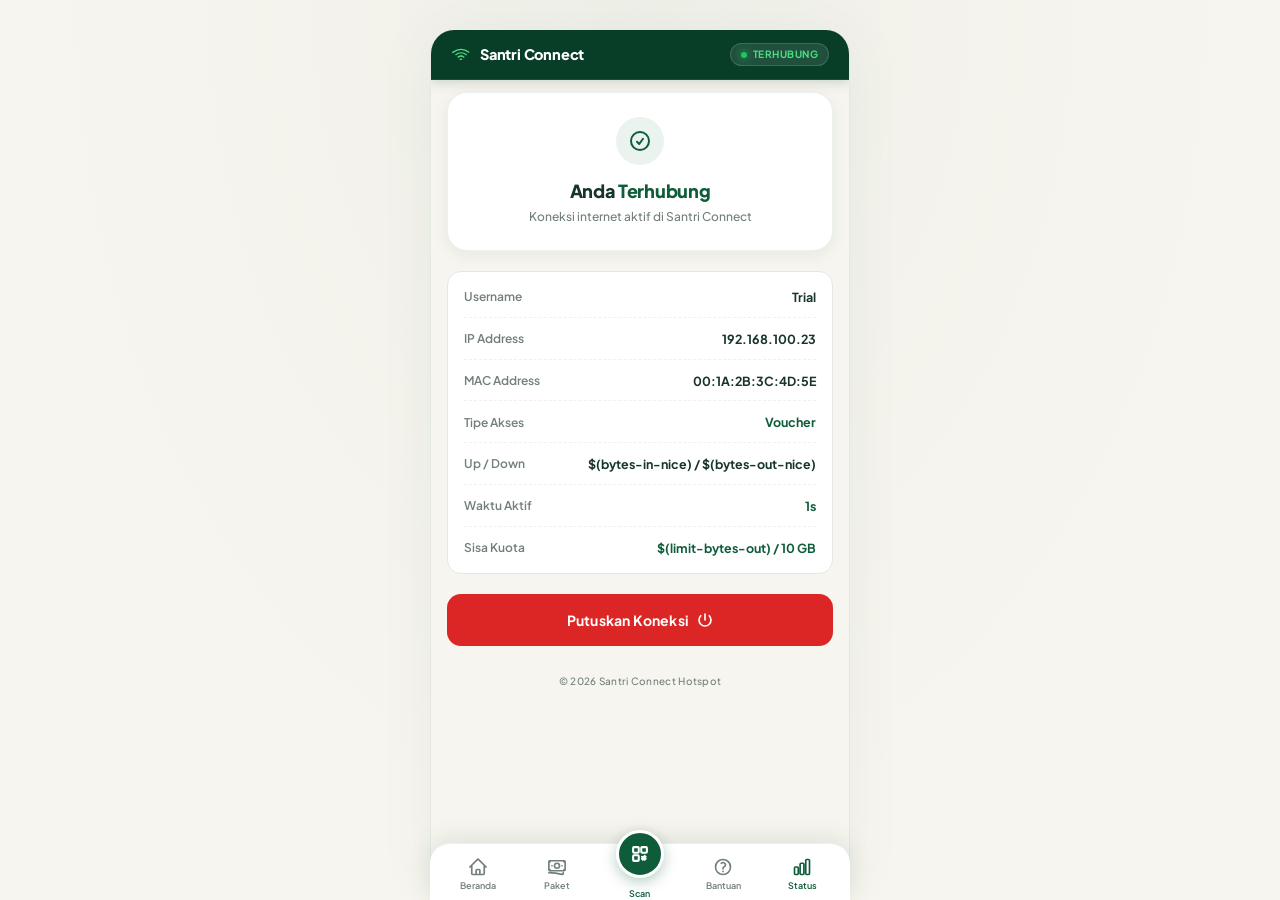
<file: status.src.html>
<!DOCTYPE html>
<html lang="id">
<head>
    <meta charset="UTF-8">
    <meta name="viewport" content="width=device-width, initial-scale=1.0, viewport-fit=cover">
    <title>Status Koneksi — Santri Connect</title>
    <meta name="description" content="Status koneksi internet aktif di jaringan Santri Connect.">
    <link rel="stylesheet" href="style.css">
</head>
<body onload="initStatusPage()">

<div class="app-container">
    <!-- Header -->
    <header class="app-header">
        <div class="header-brand">
            <svg xmlns="http://www.w3.org/2000/svg" viewBox="0 0 24 24" fill="currentColor">
                <path fill-rule="evenodd" d="M1.371 8.143a.75.75 0 0 1 1.022-.24 15.618 15.618 0 0 1 19.214 0 .75.75 0 1 1-.782 1.28 14.118 14.118 0 0 0-17.65 0 .75.75 0 0 1-1.804-1.04ZM4.143 11.23a.75.75 0 0 1 1.002-.276 11.118 11.118 0 0 1 13.71 0 .75.75 0 1 1-.84 1.246 9.618 9.618 0 0 0-11.87 0 .75.75 0 0 1-1.002-.97ZM6.963 14.28a.75.75 0 0 1 .978-.328 6.618 6.618 0 0 1 8.118 0 .75.75 0 1 1-.896 1.206 5.118 5.118 0 0 0-6.222 0 .75.75 0 0 1-.978-.878ZM9.75 17.25a.75.75 0 0 1 1.097-.66 2.13 2.13 0 0 1 2.306 0 .75.75 0 1 1-.818 1.258.63.63 0 0 0-.67 0 .75.75 0 0 1-.915-.598Z" clip-rule="evenodd" />
            </svg>
            <span>Santri Connect</span>
        </div>
        <span class="header-status">Terhubung</span>
    </header>

    <!-- Status Header Card -->
    <div class="status-header-card">
        <div class="status-icon">
            <svg xmlns="http://www.w3.org/2000/svg" fill="none" viewBox="0 0 24 24" stroke-width="2" stroke="currentColor">
                <path stroke-linecap="round" stroke-linejoin="round" d="M9 12.75 11.25 15 15 9.75M21 12a9 9 0 1 1-18 0 9 9 0 0 1 18 0Z" />
            </svg>
        </div>
        <h2 class="portal-title">Anda <span>Terhubung</span></h2>
        <p class="portal-subtitle">Koneksi internet aktif di Santri Connect</p>
    </div>

    <!-- Status Content -->
    <div class="status-content">
        <!-- Receipt Table -->
        <div class="receipt-table">
            <div class="receipt-row">
                <span class="receipt-label">Username</span>
                <span class="receipt-value" id="stat-username">$(username)</span>
            </div>
            <div class="receipt-row">
                <span class="receipt-label">IP Address</span>
                <span class="receipt-value" id="stat-ip">$(ip)</span>
            </div>
            <div class="receipt-row">
                <span class="receipt-label">MAC Address</span>
                <span class="receipt-value" id="stat-mac">$(mac)</span>
            </div>
            <div class="receipt-row">
                <span class="receipt-label">Tipe Akses</span>
                <span class="receipt-value highlight" id="stat-type">Voucher</span>
            </div>
            <div class="receipt-row">
                <span class="receipt-label">Up / Down</span>
                <span class="receipt-value">$(bytes-in-nice) / $(bytes-out-nice)</span>
            </div>
            <div class="receipt-row">
                <span class="receipt-label">Waktu Aktif</span>
                <span class="receipt-value highlight" id="stat-uptime">$(uptime)</span>
            </div>
            <div class="receipt-row">
                <span class="receipt-label">Sisa Kuota</span>
                <span class="receipt-value highlight">$(limit-bytes-out) / 10 GB</span>
            </div>
        </div>

        <!-- Disconnect Form -->
        <form action="$(link-logout)" name="logout" id="logout-form">
            <input type="hidden" name="erase-cookie" value="true" />
            <button type="submit" class="btn-primary" style="background-color: #DC2626;">
                Putuskan Koneksi
                <svg xmlns="http://www.w3.org/2000/svg" fill="none" viewBox="0 0 24 24" stroke-width="2.5" stroke="currentColor">
                    <path stroke-linecap="round" stroke-linejoin="round" d="M5.636 5.636a9 9 0 1012.728 0M12 3v9" />
                </svg>
            </button>
        </form>

        <!-- Footer -->
        <footer class="brand-footer" style="margin-top: 20px;">
            &copy; 2026 Santri Connect Hotspot
        </footer>
    </div>

    <!-- Bottom Navigation Bar -->
    <nav class="bottom-nav">
        <a class="nav-item" href="login.html">
            <svg xmlns="http://www.w3.org/2000/svg" fill="none" viewBox="0 0 24 24" stroke-width="2" stroke="currentColor">
                <path stroke-linecap="round" stroke-linejoin="round" d="m2.25 12 8.954-8.955c.44-.439 1.152-.439 1.591 0L21.75 12M4.5 9.75v10.125c0 .621.504 1.125 1.125 1.125H9.75v-4.875c0-.621.504-1.125 1.125-1.125h2.25c.621 0 1.125.504 1.125 1.125V21h4.125c.621 0 1.125-.504 1.125-1.125V9.75M8.25 21h8.25" />
            </svg>
            Beranda
        </a>
        <a class="nav-item" href="login.html">
            <svg xmlns="http://www.w3.org/2000/svg" fill="none" viewBox="0 0 24 24" stroke-width="2" stroke="currentColor">
                <path stroke-linecap="round" stroke-linejoin="round" d="M2.25 18.75a60.07 60.07 0 0 1 15.797 2.101c.727.198 1.453-.342 1.453-1.096V18.75M3.75 4.5v.75A.75.75 0 0 1 3 6h-.75m0 0v-.375c0-.621.504-1.125 1.125-1.125H20.25M2.25 6v9m18-10.5v.75c0 .414.336.75.75.75h.75m-1.5-1.5h.375c.621 0 1.125.504 1.125 1.125v9.75c0 .621-.504 1.125-1.125 1.125h-.375m1.5-1.5H21a.75.75 0 0 0-.75.75v.75m0 0H3.75m0 0h-.375a1.125 1.125 0 0 1-1.125-1.125V15m1.5 1.5v-.75A.75.75 0 0 0 3 15h-.75M15 10.5a3 3 0 1 1-6 0 3 3 0 0 1 6 0Zm3 0h.008v.008H18V10.5Zm-12 0h.008v.008H6V10.5Z" />
            </svg>
            Paket
        </a>
        <div class="nav-scan-wrapper">
            <div id="nav-scan-btn" class="nav-scan-btn">
                <svg xmlns="http://www.w3.org/2000/svg" fill="none" viewBox="0 0 24 24" stroke-width="2.5" stroke="currentColor">
                    <path stroke-linecap="round" stroke-linejoin="round" d="M3.75 4.875c0-.621.504-1.125 1.125-1.125h4.5c.621 0 1.125.504 1.125 1.125v4.5c0 .621-.504 1.125-1.125 1.125h-4.5A1.125 1.125 0 013.75 9.375v-4.5ZM3.75 14.625c0-.621.504-1.125 1.125-1.125h4.5c.621 0 1.125.504 1.125 1.125v4.5c0 .621-.504 1.125-1.125 1.125h-4.5a1.125 1.125 0 01-1.125-1.125v-4.5ZM13.5 4.875c0-.621.504-1.125 1.125-1.125h4.5c.621 0 1.125.504 1.125 1.125v4.5c0 .621-.504 1.125-1.125 1.125h-4.5A1.125 1.125 0 0113.5 9.375v-4.5Z" />
                    <path stroke-linecap="round" stroke-linejoin="round" d="M17.625 16.5h.008v.008h-.008V16.5ZM16.5 17.625h.008v.008H16.5v-.008ZM15.375 16.5h.008v.008h-.008V16.5ZM16.5 15.375h.008v.008H16.5v-.008ZM17.625 18.75h.008v.008h-.008v-.008ZM18.75 17.625h.008v.008h-.008v-.008ZM18.75 15.375h.008v.008h-.008v-.008ZM17.625 14.25h.008v.008h-.008v-.008ZM15.375 18.75h.008v.008h-.008v-.008ZM14.25 17.625h.008v.008h-.008v-.008ZM14.25 15.375h.008v.008h-.008v-.008ZM16.5 16.5h.008v.008H16.5V16.5Z" />
                </svg>
            </div>
            <span class="nav-scan-label">Scan</span>
        </div>
        <a class="nav-item" onclick="alert('Panduan Login:\n1. Masukkan kode voucher yang tertera di kartu voucher\n2. Klik Terhubung ke WiFi\n3. Atau pilih Member untuk login dengan akun terdaftar\n4. Hubungi pengurus pondok jika ada kendala')">
            <svg xmlns="http://www.w3.org/2000/svg" fill="none" viewBox="0 0 24 24" stroke-width="2" stroke="currentColor">
                <path stroke-linecap="round" stroke-linejoin="round" d="M9.879 7.519c1.171-1.025 3.071-1.025 4.242 0 1.172 1.025 1.172 2.687 0 3.712-.203.179-.43.326-.67.442-.745.361-1.45.999-1.45 1.827v.75M21 12a9 9 0 1 1-18 0 9 9 0 0 1 18 0Zm-9 5.25h.008v.008H12v-.008Z" />
            </svg>
            Bantuan
        </a>
        <a class="nav-item active" href="status.html">
            <svg xmlns="http://www.w3.org/2000/svg" fill="none" viewBox="0 0 24 24" stroke-width="2" stroke="currentColor">
                <path stroke-linecap="round" stroke-linejoin="round" d="M3 13.125C3 12.504 3.504 12 4.125 12h2.25c.621 0 1.125.504 1.125 1.125v6.75C7.5 20.496 6.996 21 6.375 21h-2.25A1.125 1.125 0 0 1 3 19.875v-6.75ZM9.75 8.625c0-.621.504-1.125 1.125-1.125h2.25c.621 0 1.125.504 1.125 1.125v11.25c0 .621-.504 1.125-1.125 1.125h-2.25a1.125 1.125 0 0 1-1.125-1.125V8.625ZM16.5 4.125c0-.621.504-1.125 1.125-1.125h2.25C20.496 3 21 3.504 21 4.125v15.75c0 .621-.504 1.125-1.125 1.125h-2.25a1.125 1.125 0 0 1-1.125-1.125V4.125Z" />
            </svg>
            Status
        </a>
    </nav>
</div>

<script src="script.js"></script>
</body>
</html>
</file>
<file: style.css>
/* ═══════════════════════════════════════════════════════════════
   SANTRI CONNECT — Modern Pondok Pesantren WiFi Portal
   Contemporary Islamic Minimalism Design System
   ═══════════════════════════════════════════════════════════════ */

@import url('https://fonts.googleapis.com/css2?family=Plus+Jakarta+Sans:wght@400;500;600;700;800&display=swap');

/* ─── Design Tokens ─── */
:root {
    --forest-green: #0F5C3A;
    --dark-forest: #083D28;
    --warm-ivory: #F7F5EF;
    --soft-sage: #EAF3ED;
    --muted-gold: #C8A84E;
    --dark-text: #17352A;
    --muted-text: #718078;
    --white: #FFFFFF;
    --border-subtle: rgba(15, 92, 58, 0.08);
    --border-soft: #E4E8E5;
    --shadow-sm: 0 1px 3px rgba(15, 92, 58, 0.06);
    --shadow-md: 0 4px 16px rgba(15, 92, 58, 0.08);
    --shadow-lg: 0 8px 32px rgba(15, 92, 58, 0.10);
    --shadow-nav: 0 -4px 24px rgba(15, 92, 58, 0.12);
    --radius-sm: 10px;
    --radius-md: 14px;
    --radius-lg: 20px;
    --radius-xl: 24px;
    --transition: 200ms cubic-bezier(0.4, 0, 0.2, 1);
}

/* ─── Reset & Base ─── */
*, *::before, *::after {
    margin: 0;
    padding: 0;
    box-sizing: border-box;
}

html {
    -webkit-text-size-adjust: 100%;
    scroll-behavior: smooth;
}

body {
    font-family: 'Plus Jakarta Sans', system-ui, -apple-system, sans-serif;
    color: var(--dark-text);
    background-color: var(--warm-ivory);
    min-height: 100vh;
    display: flex;
    justify-content: center;
    align-items: flex-start;
    -webkit-font-smoothing: antialiased;
    -moz-osx-font-smoothing: grayscale;
    -webkit-user-select: none;
    user-select: none;
    line-height: 1.5;
}

/* ─── App Shell ─── */
.app-container {
    width: 100%;
    max-width: 420px;
    min-height: 100vh;
    background-color: var(--warm-ivory);
    position: relative;
    display: flex;
    flex-direction: column;
    padding-bottom: 72px;
}

@media (min-width: 480px) {
    .app-container {
        box-shadow: 0 0 60px rgba(15, 92, 58, 0.06);
        border-left: 1px solid var(--border-subtle);
        border-right: 1px solid var(--border-subtle);
    }
}

/* ─── Header ─── */
.app-header {
    display: flex;
    justify-content: space-between;
    align-items: center;
    padding: 13px 20px;
    background-color: var(--dark-forest);
    border-bottom: 1px solid rgba(255, 255, 255, 0.08);
    position: sticky;
    top: 0;
    z-index: 50;
    box-shadow: 0 2px 12px rgba(8, 61, 40, 0.2);
}

.header-brand {
    display: flex;
    align-items: center;
    gap: 9px;
}

.header-brand svg {
    width: 20px;
    height: 20px;
    color: #4ADE80;
    animation: wifi-pulse 2.5s infinite ease-in-out;
}

@keyframes wifi-pulse {
    0%, 100% { opacity: 0.7; }
    50% { opacity: 1; }
}

.header-brand span {
    font-size: 14.5px;
    font-weight: 800;
    color: var(--white);
    letter-spacing: -0.2px;
}

.header-status {
    display: inline-flex;
    align-items: center;
    gap: 6px;
    font-size: 10px;
    font-weight: 700;
    color: #4ADE80;
    background-color: rgba(255, 255, 255, 0.1);
    border: 1px solid rgba(255, 255, 255, 0.15);
    padding: 3px 10px;
    border-radius: 999px;
    letter-spacing: 0.5px;
    text-transform: uppercase;
    backdrop-filter: blur(4px);
    -webkit-backdrop-filter: blur(4px);
}

.header-status::before {
    content: '';
    width: 6px;
    height: 6px;
    border-radius: 50%;
    background-color: #22C55E;
    box-shadow: 0 0 8px #22C55E;
    animation: status-blink 2s infinite;
}

@keyframes status-blink {
    0%, 100% { opacity: 1; }
    50% { opacity: 0.4; }
}

/* ─── Hero Section ─── */
.hero-section {
    position: relative;
    margin: 12px 16px 0;
    border-radius: var(--radius-xl);
    overflow: hidden;
    aspect-ratio: 16 / 10;
    min-height: 200px;
}

.hero-carousel {
    display: flex;
    width: 100%;
    height: 100%;
    transition: transform 0.6s cubic-bezier(0.25, 1, 0.5, 1);
}

.hero-image {
    flex: 0 0 100%;
    width: 100%;
    height: 100%;
    object-fit: cover;
    object-position: center 40%;
    display: block;
}

.hero-overlay {
    position: absolute;
    inset: 0;
    background: linear-gradient(
        to bottom,
        rgba(8, 61, 40, 0.15) 0%,
        rgba(8, 61, 40, 0.45) 50%,
        rgba(8, 61, 40, 0.82) 100%
    );
    display: flex;
    flex-direction: column;
    justify-content: flex-end;
    padding: 24px 22px;
}

.hero-label {
    display: inline-flex;
    align-items: center;
    gap: 4px;
    font-size: 9px;
    font-weight: 700;
    color: var(--muted-gold);
    letter-spacing: 1.5px;
    text-transform: uppercase;
    margin-bottom: 8px;
}

.hero-label::before {
    content: '';
    width: 16px;
    height: 1.5px;
    background-color: var(--muted-gold);
    border-radius: 1px;
}

.hero-title {
    font-size: 22px;
    font-weight: 800;
    color: var(--white);
    line-height: 1.2;
    letter-spacing: -0.5px;
    margin-bottom: 6px;
}

.hero-subtitle {
    font-size: 12px;
    font-weight: 500;
    color: rgba(255, 255, 255, 0.8);
    line-height: 1.5;
    max-width: 280px;
}

.carousel-indicators {
    display: flex;
    gap: 6px;
    margin-top: 14px;
}

.carousel-indicators .dot {
    width: 16px;
    height: 4px;
    border-radius: 2px;
    background-color: rgba(255, 255, 255, 0.4);
    transition: var(--transition);
}

.carousel-indicators .dot.active {
    width: 24px;
    background-color: var(--white);
}

/* ─── Access Panel (Login) ─── */
.access-panel {
    margin: -20px 16px 0;
    position: relative;
    z-index: 10;
    background-color: var(--white);
    border-radius: var(--radius-lg);
    padding: 24px 20px 20px;
    box-shadow: 0 10px 32px rgba(15, 92, 58, 0.08);
    border: 1px solid rgba(15, 92, 58, 0.12);
}

.access-panel::before {
    content: '';
    position: absolute;
    top: 0;
    left: 50%;
    transform: translateX(-50%);
    width: 40px;
    height: 3px;
    background: var(--muted-gold);
    border-radius: 0 0 3px 3px;
    opacity: 0.85;
}

.access-header {
    text-align: center;
    margin-bottom: 20px;
}

.access-greeting {
    font-size: 12px;
    font-weight: 500;
    color: var(--muted-text);
    margin-bottom: 2px;
}

.access-title {
    font-size: 17px;
    font-weight: 800;
    color: var(--dark-text);
    letter-spacing: -0.3px;
}

.access-title em {
    font-style: normal;
    color: var(--forest-green);
}

.access-desc {
    font-size: 11.5px;
    font-weight: 500;
    color: var(--muted-text);
    margin-top: 4px;
    line-height: 1.4;
}

/* ─── Error Box ─── */
.error-box {
    background-color: #FEF2F2;
    border: 1px solid #FECACA;
    border-radius: var(--radius-sm);
    padding: 10px 14px;
    margin-bottom: 16px;
    color: #991B1B;
    font-size: 11.5px;
    font-weight: 600;
    display: flex;
    align-items: center;
    gap: 8px;
    line-height: 1.4;
}

/* ─── Form Elements ─── */
.form-group {
    margin-bottom: 14px;
}

.form-label {
    display: block;
    font-size: 10.5px;
    font-weight: 700;
    color: var(--forest-green);
    text-transform: uppercase;
    letter-spacing: 0.8px;
    margin-bottom: 6px;
}

.input-wrapper {
    position: relative;
    display: flex;
    align-items: center;
}

.input-icon {
    position: absolute;
    left: 14px;
    color: var(--muted-text);
    display: flex;
    align-items: center;
    pointer-events: none;
}

.input-icon svg {
    width: 18px;
    height: 18px;
}

.input-field {
    width: 100%;
    height: 52px;
    padding: 0 14px 0 44px;
    border: 1.5px solid var(--border-soft);
    border-radius: var(--radius-md);
    font-family: inherit;
    font-size: 14px;
    font-weight: 600;
    color: var(--dark-text);
    background-color: var(--warm-ivory);
    outline: none;
    transition: var(--transition);
}

.input-field::placeholder {
    color: var(--muted-text);
    font-weight: 500;
}

.input-field:focus {
    background-color: var(--white);
    border-color: var(--forest-green);
    box-shadow: 0 0 0 3px rgba(15, 92, 58, 0.08);
}

.uppercase-input {
    text-transform: uppercase;
}

.eye-toggle {
    position: absolute;
    right: 14px;
    background: none;
    border: none;
    color: var(--muted-text);
    cursor: pointer;
    display: flex;
    align-items: center;
    padding: 4px;
    outline: none;
    transition: color var(--transition);
}

.eye-toggle:hover {
    color: var(--forest-green);
}

/* ─── Primary Button ─── */
.btn-primary {
    width: 100%;
    height: 52px;
    padding: 0 20px;
    background-color: var(--forest-green);
    color: var(--white);
    border: none;
    border-radius: var(--radius-md);
    font-family: inherit;
    font-size: 14px;
    font-weight: 700;
    cursor: pointer;
    display: inline-flex;
    align-items: center;
    justify-content: center;
    gap: 8px;
    transition: var(--transition);
    letter-spacing: 0.2px;
    margin-top: 4px;
}

.btn-primary:hover {
    background-color: var(--dark-forest);
    transform: translateY(-1px);
    box-shadow: 0 4px 14px rgba(15, 92, 58, 0.25);
}

.btn-primary:active {
    transform: translateY(0);
    box-shadow: none;
}

.btn-primary:focus-visible {
    outline: 2px solid var(--forest-green);
    outline-offset: 2px;
}

.btn-primary svg {
    width: 16px;
    height: 16px;
    stroke-width: 2.5;
}

/* ─── Secondary Actions (Member / Scan QR) ─── */
.secondary-actions {
    display: flex;
    gap: 10px;
    margin-top: 14px;
}

.action-link {
    flex: 1;
    display: flex;
    align-items: center;
    justify-content: center;
    gap: 6px;
    padding: 12px;
    background-color: var(--soft-sage);
    border-radius: var(--radius-sm);
    font-size: 12px;
    font-weight: 700;
    color: var(--forest-green);
    text-decoration: none;
    cursor: pointer;
    transition: var(--transition);
    border: 1px solid transparent;
}

.action-link:hover {
    background-color: var(--warm-ivory);
    border-color: var(--border-soft);
}

.action-link svg {
    width: 16px;
    height: 16px;
}

/* ─── Package Section ─── */
.package-section {
    padding: 28px 16px 0;
}

.section-header {
    margin-bottom: 16px;
}

.section-label {
    font-size: 10px;
    font-weight: 700;
    color: var(--muted-gold);
    text-transform: uppercase;
    letter-spacing: 1.2px;
    margin-bottom: 4px;
}

.section-title {
    font-size: 17px;
    font-weight: 700;
    color: var(--dark-text);
    letter-spacing: -0.3px;
}

.section-subtitle {
    font-size: 12px;
    font-weight: 500;
    color: var(--muted-text);
    margin-top: 2px;
}

/* ─── Package Cards ─── */
.package-list {
    display: flex;
    flex-direction: column;
    gap: 10px;
}

.package-card {
    display: flex;
    align-items: center;
    gap: 12px;
    background-color: var(--white);
    border: 1px solid var(--border-soft);
    border-radius: var(--radius-md);
    padding: 11px 14px;
    transition: var(--transition);
    position: relative;
    cursor: default;
}

.package-card:hover {
    border-color: rgba(15, 92, 58, 0.25);
    box-shadow: var(--shadow-sm);
    transform: translateY(-1px);
}

.package-card.featured {
    border-color: rgba(15, 92, 58, 0.2);
    background: linear-gradient(135deg, var(--white) 0%, var(--soft-sage) 100%);
}

.package-thumb {
    width: 48px;
    height: 48px;
    border-radius: 10px;
    object-fit: cover;
    flex-shrink: 0;
    border: 1px solid rgba(15, 92, 58, 0.1);
    box-shadow: 0 2px 6px rgba(15, 92, 58, 0.06);
}

.package-info {
    display: flex;
    flex-direction: column;
    gap: 2px;
    flex: 1;
    min-width: 0;
}

.package-name {
    font-size: 13.5px;
    font-weight: 700;
    color: var(--dark-text);
    line-height: 1.25;
}

.package-meta {
    font-size: 11px;
    font-weight: 500;
    color: var(--muted-text);
}

.package-price {
    font-size: 14px;
    font-weight: 800;
    color: var(--forest-green);
    white-space: nowrap;
    margin-left: auto;
}

.package-badge {
    position: absolute;
    top: -8px;
    right: 14px;
    background-color: var(--muted-gold);
    color: var(--white);
    font-size: 8px;
    font-weight: 800;
    letter-spacing: 0.8px;
    text-transform: uppercase;
    padding: 3px 9px;
    border-radius: 999px;
    box-shadow: 0 2px 6px rgba(200, 168, 78, 0.35);
}

/* ─── Decorative Islamic Accent ─── */
.islamic-accent {
    display: flex;
    justify-content: center;
    padding: 14px 0 4px;
}

.accent-pattern {
    display: flex;
    align-items: center;
    gap: 10px;
    color: var(--muted-gold);
    opacity: 0.45;
}

.accent-pattern::before,
.accent-pattern::after {
    content: '';
    width: 32px;
    height: 1px;
    background-color: var(--muted-gold);
}

.accent-pattern svg {
    width: 12px;
    height: 12px;
}

/* ─── Footer ─── */
.brand-footer {
    text-align: center;
    padding: 8px 16px 12px;
    font-size: 10px;
    color: var(--muted-text);
    font-weight: 500;
    letter-spacing: 0.3px;
}

/* ─── Bottom Navigation ─── */
.bottom-nav {
    position: fixed;
    bottom: 0;
    left: 50%;
    transform: translateX(-50%);
    width: 100%;
    max-width: 420px;
    background-color: var(--white);
    border-top: 1px solid var(--border-subtle);
    display: flex;
    justify-content: space-around;
    align-items: flex-end;
    z-index: 100;
    padding: 0 8px;
    padding-bottom: env(safe-area-inset-bottom, 8px);
    box-shadow: var(--shadow-nav);
    border-radius: 20px 20px 0 0;
}

.nav-item {
    display: flex;
    flex-direction: column;
    align-items: center;
    gap: 2px;
    padding: 10px 6px 8px;
    color: var(--muted-text);
    text-decoration: none;
    font-size: 9px;
    font-weight: 600;
    cursor: pointer;
    transition: color var(--transition);
    min-width: 48px;
    min-height: 44px;
    justify-content: center;
    -webkit-tap-highlight-color: transparent;
}

.nav-item.active {
    color: var(--forest-green);
}

.nav-item:hover {
    color: var(--forest-green);
}

.nav-item svg {
    width: 20px;
    height: 20px;
}

/* ─── Central Scan Button ─── */
.nav-scan-wrapper {
    display: flex;
    justify-content: center;
    align-items: flex-end;
    position: relative;
    min-width: 56px;
    padding-bottom: 8px;
}

.nav-scan-btn {
    width: 48px;
    height: 48px;
    border-radius: 50%;
    background-color: var(--forest-green);
    color: var(--white);
    display: flex;
    align-items: center;
    justify-content: center;
    cursor: pointer;
    transition: var(--transition);
    box-shadow: 0 4px 14px rgba(15, 92, 58, 0.3);
    position: relative;
    top: -14px;
    border: 3px solid var(--white);
    -webkit-tap-highlight-color: transparent;
}

.nav-scan-btn:hover {
    transform: scale(1.06);
    background-color: var(--dark-forest);
}

.nav-scan-btn:active {
    transform: scale(0.96);
}

.nav-scan-btn svg {
    width: 20px;
    height: 20px;
}

.nav-scan-label {
    position: absolute;
    bottom: 0;
    font-size: 9px;
    font-weight: 600;
    color: var(--forest-green);
}

/* ─── Receipt Table (Status Page) ─── */
.receipt-table {
    border: 1px solid var(--border-soft);
    border-radius: var(--radius-md);
    background-color: var(--white);
    padding: 16px;
    display: flex;
    flex-direction: column;
    gap: 12px;
    margin-bottom: 16px;
}

.receipt-row {
    display: flex;
    justify-content: space-between;
    align-items: center;
    font-size: 12.5px;
    border-bottom: 1px dashed var(--border-subtle);
    padding-bottom: 10px;
}

.receipt-row:last-child {
    border-bottom: none;
    padding-bottom: 0;
}

.receipt-label {
    font-weight: 600;
    color: var(--muted-text);
    font-size: 12px;
}

.receipt-value {
    font-weight: 700;
    color: var(--dark-text);
    font-size: 12.5px;
}

.receipt-value.highlight {
    color: var(--forest-green);
}

/* ─── Loading Dots (Redirect) ─── */
.loading-dots {
    display: flex;
    justify-content: center;
    align-items: center;
    gap: 6px;
    margin: 28px 0;
}

.dot {
    width: 10px;
    height: 10px;
    background-color: var(--forest-green);
    border-radius: 50%;
    animation: bounce 1.4s infinite ease-in-out both;
}

.dot:nth-child(1) { animation-delay: -0.32s; }
.dot:nth-child(2) { animation-delay: -0.16s; }

@keyframes bounce {
    0%, 80%, 100% { transform: scale(0); }
    40% { transform: scale(1); }
}

/* ─── QR Scanner Modal ─── */
.scanner-modal {
    position: fixed;
    inset: 0;
    background-color: rgba(8, 61, 40, 0.6);
    z-index: 1000;
    display: flex;
    justify-content: center;
    align-items: center;
    padding: 20px;
    backdrop-filter: blur(6px);
    -webkit-backdrop-filter: blur(6px);
}

.scanner-modal-content {
    background-color: var(--white);
    width: 100%;
    max-width: 320px;
    border-radius: var(--radius-lg);
    padding: 24px 20px;
    display: flex;
    flex-direction: column;
    box-shadow: 0 20px 50px rgba(0, 0, 0, 0.25);
    animation: modal-enter 0.3s cubic-bezier(0.16, 1, 0.3, 1) forwards;
}

@keyframes modal-enter {
    from {
        opacity: 0;
        transform: scale(0.95) translateY(10px);
    }
    to {
        opacity: 1;
        transform: scale(1) translateY(0);
    }
}

.scanner-modal-header {
    display: flex;
    justify-content: space-between;
    align-items: center;
    margin-bottom: 16px;
}

.scanner-modal-header h3 {
    font-size: 15px;
    font-weight: 800;
    color: var(--forest-green);
}

.close-scanner-btn {
    background: transparent;
    border: none;
    font-size: 22px;
    color: var(--muted-text);
    cursor: pointer;
    line-height: 1;
    padding: 4px;
    transition: color var(--transition);
}

.close-scanner-btn:hover {
    color: var(--dark-text);
}

.guide-footer-btn {
    display: flex;
    justify-content: center;
    width: 100%;
}

.scanner-guide-body {
    display: flex;
    flex-direction: column;
    gap: 14px;
    margin: 4px 0 16px;
}

.guide-step {
    display: flex;
    align-items: flex-start;
    gap: 12px;
}

.guide-step-number {
    width: 26px;
    height: 26px;
    border-radius: 50%;
    background-color: var(--forest-green);
    color: var(--white);
    font-size: 11px;
    font-weight: 800;
    display: flex;
    align-items: center;
    justify-content: center;
    flex-shrink: 0;
}

.guide-step-text strong {
    display: block;
    font-size: 12.5px;
    font-weight: 700;
    color: var(--dark-text);
    margin-bottom: 2px;
}

.guide-step-text p {
    font-size: 11px;
    color: var(--muted-text);
    line-height: 1.45;
    font-weight: 500;
}

/* ─── Status Page Specific ─── */
.status-header-card {
    margin: 12px 16px 0;
    background-color: var(--white);
    border-radius: var(--radius-lg);
    padding: 24px 20px;
    text-align: center;
    border: 1px solid var(--border-subtle);
    box-shadow: var(--shadow-md);
}

.status-icon {
    width: 48px;
    height: 48px;
    border-radius: 50%;
    background-color: var(--soft-sage);
    display: inline-flex;
    align-items: center;
    justify-content: center;
    margin-bottom: 12px;
}

.status-icon svg {
    width: 24px;
    height: 24px;
    color: var(--forest-green);
}

.status-content {
    padding: 20px 16px 0;
}

/* ─── Error/Redirect Page Center Layout ─── */
.center-layout {
    flex: 1;
    display: flex;
    flex-direction: column;
    justify-content: center;
    align-items: center;
    padding: 24px 16px;
}

.center-card {
    width: 100%;
    background-color: var(--white);
    border-radius: var(--radius-lg);
    padding: 32px 24px;
    text-align: center;
    border: 1px solid var(--border-subtle);
    box-shadow: var(--shadow-md);
}

/* ─── Utility ─── */
.portal-welcome {
    text-align: center;
    margin-bottom: 20px;
}

.portal-title {
    font-size: 18px;
    font-weight: 800;
    color: var(--dark-text);
    letter-spacing: -0.3px;
}

.portal-title span {
    color: var(--forest-green);
}

.portal-subtitle {
    font-size: 12px;
    color: var(--muted-text);
    font-weight: 500;
    margin-top: 4px;
}

.main-card {
    flex: 1;
    display: flex;
    flex-direction: column;
    padding: 16px 16px 8px;
}

/* ─── Responsive: Small Screens ─── */
@media (max-width: 360px) {
    .hero-title {
        font-size: 19px;
    }
    .hero-subtitle {
        font-size: 11px;
    }
    .access-panel {
        padding: 20px 16px 16px;
        margin: -16px 12px 0;
    }
    .input-field {
        height: 48px;
        font-size: 13px;
    }
    .btn-primary {
        height: 48px;
        font-size: 13px;
    }
    .package-card {
        padding: 12px 14px;
    }
    .package-name {
        font-size: 12px;
    }
    .package-price {
        font-size: 13px;
    }
    .nav-item {
        font-size: 8px;
        min-width: 42px;
    }
    .nav-item svg {
        width: 18px;
        height: 18px;
    }
    .nav-scan-btn {
        width: 44px;
        height: 44px;
    }
}

@media (max-width: 320px) {
    .hero-section {
        margin: 8px 12px 0;
    }
    .hero-title {
        font-size: 17px;
    }
    .access-panel {
        margin: -14px 10px 0;
        padding: 18px 14px 14px;
    }
    .access-title {
        font-size: 15px;
    }
    .secondary-actions {
        gap: 6px;
    }
    .action-link {
        font-size: 11px;
        padding: 10px;
    }
    .package-section {
        padding: 20px 12px 0;
    }
    .bottom-nav {
        padding: 0 4px;
        padding-bottom: env(safe-area-inset-bottom, 6px);
    }
}

/* ─── Responsive: Tablet+ ─── */
@media (min-width: 768px) {
    body {
        padding-top: 20px;
    }
    .app-container {
        min-height: calc(100vh - 40px);
        border-radius: var(--radius-xl);
        overflow: hidden;
    }
    .bottom-nav {
        border-radius: 20px 20px 0 0;
    }
}

/* ─── Large Desktop Ambient ─── */
@media (min-width: 1024px) {
    body {
        padding-top: 30px;
        background: var(--warm-ivory);
        background-image: radial-gradient(
            ellipse at top,
            rgba(15, 92, 58, 0.03) 0%,
            transparent 70%
        );
    }
}
</file>
